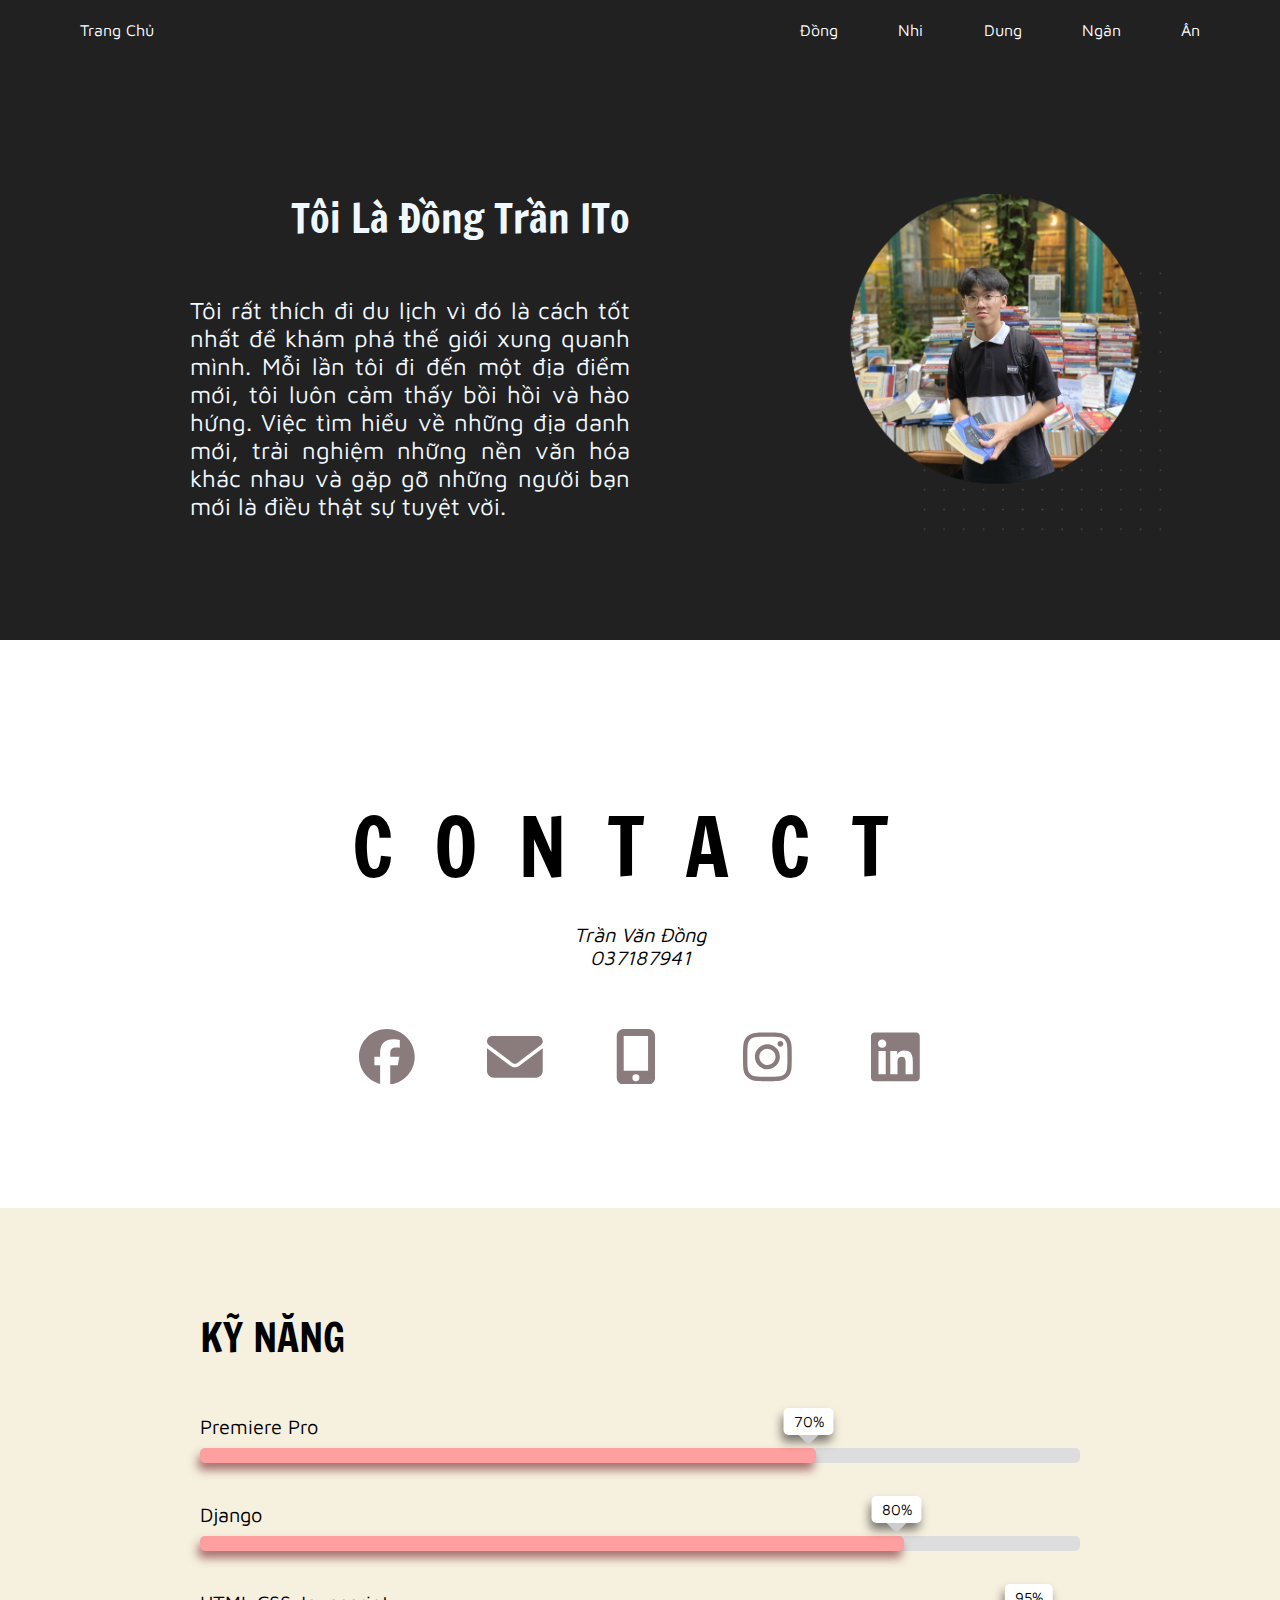
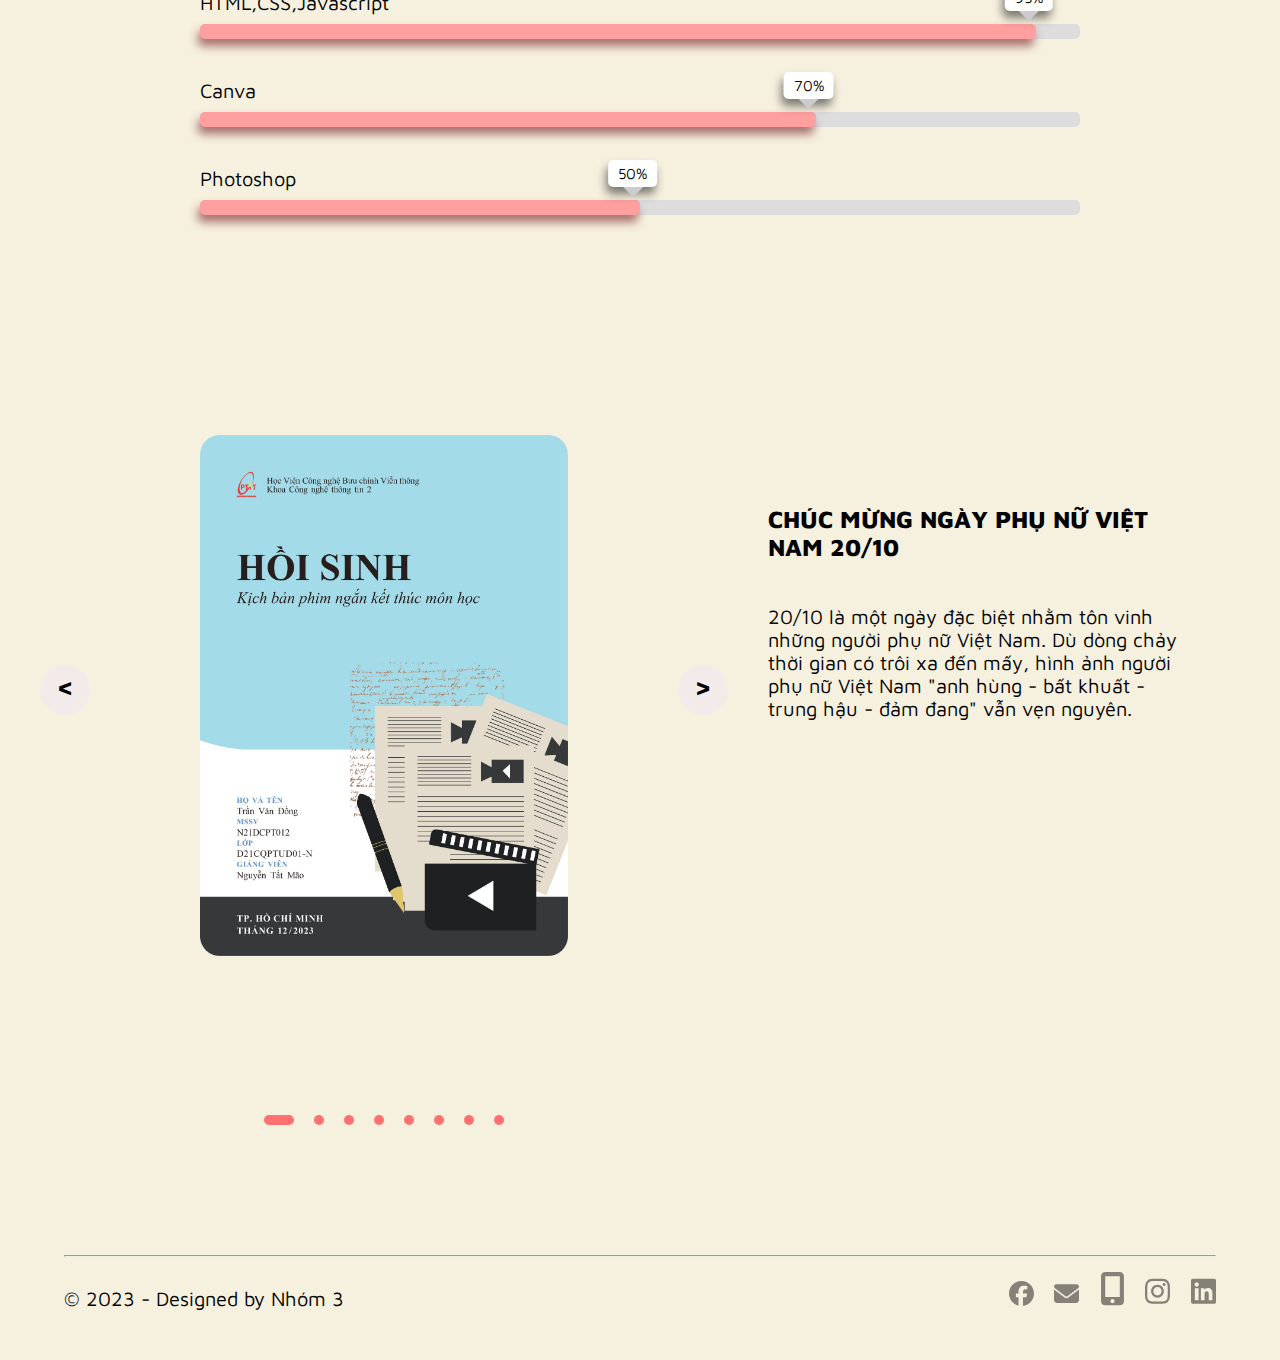
<file: Dong/index.html>
<!DOCTYPE html>
<html lang="en">
<head>
    <meta charset="UTF-8">
    <meta name="viewport" content="width=device-width, initial-scale=1.0">
    <link rel="stylesheet" href="./style.css">
    <title>Đồng Trần I To</title>
</head>
    <body>
       <!--Thanh Dieu Huong-->
        <div class="dieuHuong">
            <div class="trangChu">
                <a href="../trangchu/index.html">Trang Chủ</a>  
            </div>
            
            <div class="thanhVien">
                <a href="#dong">Đồng</a>
                <a href="../Nhi/index.html">Nhi</a>
                <a href="../Dung/index.html">Dung</a>
                <a href="../Ngan/index.html">Ngân</a>
                <a href="../An/index.html">Ân</a>
            </div>
        </div>   
        <!-- END THANH DIEU HUONG -->

        

        <!--GIOI THIEU BAN THAN-->
        <div class="gioiThieu" id="dong">
            <div class="gioiThieu_noiDung">
                <div class="gioiThieu_noiDung_tieuDe">
                    Tôi Là Đồng Trần ITo
                </div>
                <div class="gioiThieu_noiDung_moTa">
                    Tôi rất thích đi du lịch vì đó là cách tốt nhất để khám phá thế giới xung quanh mình. Mỗi lần tôi đi đến một địa điểm mới, tôi luôn cảm thấy bồi hồi và hào hứng. Việc tìm hiểu về những địa danh mới, trải nghiệm những nền văn hóa khác nhau và gặp gỡ những người bạn mới là điều thật sự tuyệt vời.
                </div>
            </div>
            <div class="gioiThieu_anh">
                <img src="./images/dong.png" alt="">
                <div class="gioiThieu_vongTron"></div>
            </div>
            
        </div>


        <!--END GIOI THIEU BAN THAN-->
        <!-- CONTACT -->
            
        <div class="contact">
            <div class="contact_noidung">
                <div class="contact_noidung_tieude">
                    CONTACT
                </div>
                <div class="contact_noidung_ten">
                    Trần Văn Đồng
                    <br>
                    037187941 
                </div>
            </div>

            <div class="contact_icon">

                <div class="facebook">
                    <a href="https://www.facebook.com/iamdongtran" target="_blank" class="">
                        <svg xmlns="http://www.w3.org/2000/svg"  viewBox="0 0 512 512"><!--!Font Awesome Free 6.5.1 by @fontawesome - https://fontawesome.com License - https://fontawesome.com/license/free Copyright 2023 Fonticons, Inc.--><path d="M512 256C512 114.6 397.4 0 256 0S0 114.6 0 256C0 376 82.7 476.8 194.2 504.5V334.2H141.4V256h52.8V222.3c0-87.1 39.4-127.5 125-127.5c16.2 0 44.2 3.2 55.7 6.4V172c-6-.6-16.5-1-29.6-1c-42 0-58.2 15.9-58.2 57.2V256h83.6l-14.4 78.2H287V510.1C413.8 494.8 512 386.9 512 256h0z"/></svg>
                    </a>
                </div>
                <div class="gmail">
                    <a href="mailto:dongtran19062003@gmail.com" class="gmail">
                        <svg xmlns="http://www.w3.org/2000/svg"  viewBox="0 0 512 512"><!--!Font Awesome Free 6.5.1 by @fontawesome - https://fontawesome.com License - https://fontawesome.com/license/free Copyright 2023 Fonticons, Inc.--><path d="M48 64C21.5 64 0 85.5 0 112c0 15.1 7.1 29.3 19.2 38.4L236.8 313.6c11.4 8.5 27 8.5 38.4 0L492.8 150.4c12.1-9.1 19.2-23.3 19.2-38.4c0-26.5-21.5-48-48-48H48zM0 176V384c0 35.3 28.7 64 64 64H448c35.3 0 64-28.7 64-64V176L294.4 339.2c-22.8 17.1-54 17.1-76.8 0L0 176z"/></svg>
                    </a>
                </div>
                <div class="sodienthoai">
                    <a href="tel:0372187941">
                        <svg xmlns="http://www.w3.org/2000/svg" viewBox="0 0 384 512"><!--!Font Awesome Free 6.5.1 by @fontawesome - https://fontawesome.com License - https://fontawesome.com/license/free Copyright 2023 Fonticons, Inc.--><path  d="M16 64C16 28.7 44.7 0 80 0H304c35.3 0 64 28.7 64 64V448c0 35.3-28.7 64-64 64H80c-35.3 0-64-28.7-64-64V64zM224 448a32 32 0 1 0 -64 0 32 32 0 1 0 64 0zM304 64H80V384H304V64z"/></svg>
                    </a>
                </div>
                <div class="instagram">
                    <a href="https://www.instagram.com/d.tran_03/" target="_blank">
                        <svg xmlns="http://www.w3.org/2000/svg" viewBox="0 0 448 512"><!--!Font Awesome Free 6.5.1 by @fontawesome - https://fontawesome.com License - https://fontawesome.com/license/free Copyright 2023 Fonticons, Inc.--><path d="M224.1 141c-63.6 0-114.9 51.3-114.9 114.9s51.3 114.9 114.9 114.9S339 319.5 339 255.9 287.7 141 224.1 141zm0 189.6c-41.1 0-74.7-33.5-74.7-74.7s33.5-74.7 74.7-74.7 74.7 33.5 74.7 74.7-33.6 74.7-74.7 74.7zm146.4-194.3c0 14.9-12 26.8-26.8 26.8-14.9 0-26.8-12-26.8-26.8s12-26.8 26.8-26.8 26.8 12 26.8 26.8zm76.1 27.2c-1.7-35.9-9.9-67.7-36.2-93.9-26.2-26.2-58-34.4-93.9-36.2-37-2.1-147.9-2.1-184.9 0-35.8 1.7-67.6 9.9-93.9 36.1s-34.4 58-36.2 93.9c-2.1 37-2.1 147.9 0 184.9 1.7 35.9 9.9 67.7 36.2 93.9s58 34.4 93.9 36.2c37 2.1 147.9 2.1 184.9 0 35.9-1.7 67.7-9.9 93.9-36.2 26.2-26.2 34.4-58 36.2-93.9 2.1-37 2.1-147.8 0-184.8zM398.8 388c-7.8 19.6-22.9 34.7-42.6 42.6-29.5 11.7-99.5 9-132.1 9s-102.7 2.6-132.1-9c-19.6-7.8-34.7-22.9-42.6-42.6-11.7-29.5-9-99.5-9-132.1s-2.6-102.7 9-132.1c7.8-19.6 22.9-34.7 42.6-42.6 29.5-11.7 99.5-9 132.1-9s102.7-2.6 132.1 9c19.6 7.8 34.7 22.9 42.6 42.6 11.7 29.5 9 99.5 9 132.1s2.7 102.7-9 132.1z"/></svg>
                    </a>
                </div>
                <div class="linkedin">
                    <a href="https://www.linkedin.com/in/iamdongtran/" target="_blank">
                        <svg xmlns="http://www.w3.org/2000/svg"  viewBox="0 0 448 512"><!--!Font Awesome Free 6.5.1 by @fontawesome - https://fontawesome.com License - https://fontawesome.com/license/free Copyright 2023 Fonticons, Inc.--><path d="M416 32H31.9C14.3 32 0 46.5 0 64.3v383.4C0 465.5 14.3 480 31.9 480H416c17.6 0 32-14.5 32-32.3V64.3c0-17.8-14.4-32.3-32-32.3zM135.4 416H69V202.2h66.5V416zm-33.2-243c-21.3 0-38.5-17.3-38.5-38.5S80.9 96 102.2 96c21.2 0 38.5 17.3 38.5 38.5 0 21.3-17.2 38.5-38.5 38.5zm282.1 243h-66.4V312c0-24.8-.5-56.7-34.5-56.7-34.6 0-39.9 27-39.9 54.9V416h-66.4V202.2h63.7v29.2h.9c8.9-16.8 30.6-34.5 62.9-34.5 67.2 0 79.7 44.3 79.7 101.9V416z"/></svg>
                    </a>
                </div>

            </div>
        </div>
        <!-- END CONTACT -->
        <!--SKILL-->
        <div class="skill">
            <div class="skillHeader">KỸ NĂNG</div>
            <div class="skill-name">Premiere Pro</div>
            <div class="skill-bar">
              <div class="skill-progress" style="width: 70%;">       
                    <span class="skill-text">70%</span>     
              </div>
            </div>
    
            <div class="skill-name">Django</div>
            <div class="skill-bar">
              <div class="skill-progress" style="width: 80%;">       
                    <span class="skill-text">80%</span>     
              </div>
            </div>
            
    
            <div class="skill-name">HTML,CSS,Javascript</div>
            <div class="skill-bar">
              <div class="skill-progress" style="width: 95%;">       
                    <span class="skill-text">95%</span>     
              </div>
            </div>
    
    
            <div class="skill-name">Canva</div>
            <div class="skill-bar">
              <div class="skill-progress" style="width: 70%;">       
                    <span class="skill-text">70%</span>     
              </div>
            </div>
                
            <div class="skill-name">Photoshop</div>
            <div class="skill-bar">
              <div class="skill-progress" style="width: 50%;">       
                    <span class="skill-text">50%</span>     
              </div>
            </div>
    
        </div>
        <!--END SKILL-->

        <!--TRINH BAY SAN PHAM-->

        <div class="sanPham">
            <div class="slider">
                <div class="anh"><img  src="./images/1.jpg" alt=""></div>
                <div class="anhPhongTo"><img src="./images/1.jpg" alt=""></div>
                <div class="buttons">
                    <button id="prev"><</button>
                    <button id="next">></button>
                </div>
                <ul class="dots">
                    <li class="active"></li>
                    <li></li>
                    <li></li>
                    <li></li>
                    <li></li>
                    <li></li>
                    <li></li>
                    <li></li>
                </ul>
            </div>
            <div class="noiDung">
                <div class="tieude">CHÚC MỪNG NGÀY PHỤ NỮ VIỆT NAM 20/10</div>
                <div class="mota">20/10 là một ngày đặc biệt nhằm tôn vinh những người phụ nữ Việt Nam. Dù dòng chảy thời gian có trôi xa đến mấy, hình ảnh người phụ nữ Việt Nam "anh hùng - bất khuất - trung hậu - đảm đang" vẫn vẹn nguyên.</div>
            </div>
        </div>

        <!--END TRINH BAY SAN PHAM-->
    
        <!-- FOOTER -->
        <div class="footer">
            <div class="footer1">    
                <hr>
                <div class="footer_noiDung">
                    <div class="footer_ten">
                        © 2023 - Designed by Nhóm 3
                    </div>
                    <div class="footer_icon">
                        <div class="facebook">
                            <a href="https://www.facebook.com/iamdongtran" target="_blank" class="">
                                <svg xmlns="http://www.w3.org/2000/svg"  viewBox="0 0 512 512"><!--!Font Awesome Free 6.5.1 by @fontawesome - https://fontawesome.com License - https://fontawesome.com/license/free Copyright 2023 Fonticons, Inc.--><path d="M512 256C512 114.6 397.4 0 256 0S0 114.6 0 256C0 376 82.7 476.8 194.2 504.5V334.2H141.4V256h52.8V222.3c0-87.1 39.4-127.5 125-127.5c16.2 0 44.2 3.2 55.7 6.4V172c-6-.6-16.5-1-29.6-1c-42 0-58.2 15.9-58.2 57.2V256h83.6l-14.4 78.2H287V510.1C413.8 494.8 512 386.9 512 256h0z"/></svg>
                            </a>
                        </div>
                        <div class="gmail">
                            <a href="mailto:dongtran19062003@gmail.com" class="gmail">
                                <svg xmlns="http://www.w3.org/2000/svg"  viewBox="0 0 512 512"><!--!Font Awesome Free 6.5.1 by @fontawesome - https://fontawesome.com License - https://fontawesome.com/license/free Copyright 2023 Fonticons, Inc.--><path  d="M48 64C21.5 64 0 85.5 0 112c0 15.1 7.1 29.3 19.2 38.4L236.8 313.6c11.4 8.5 27 8.5 38.4 0L492.8 150.4c12.1-9.1 19.2-23.3 19.2-38.4c0-26.5-21.5-48-48-48H48zM0 176V384c0 35.3 28.7 64 64 64H448c35.3 0 64-28.7 64-64V176L294.4 339.2c-22.8 17.1-54 17.1-76.8 0L0 176z"/></svg>
                            </a>
                        </div>
                        <div class="sodienthoai">
                            <a href="tel:0372187941">
                                <svg xmlns="http://www.w3.org/2000/svg" viewBox="0 0 384 512"><!--!Font Awesome Free 6.5.1 by @fontawesome - https://fontawesome.com License - https://fontawesome.com/license/free Copyright 2023 Fonticons, Inc.--><path  d="M16 64C16 28.7 44.7 0 80 0H304c35.3 0 64 28.7 64 64V448c0 35.3-28.7 64-64 64H80c-35.3 0-64-28.7-64-64V64zM224 448a32 32 0 1 0 -64 0 32 32 0 1 0 64 0zM304 64H80V384H304V64z"/></svg>
                            </a>
                        </div>
                        <div class="instagram">
                            <a href="https://www.instagram.com/d.tran_03/" target="_blank">
                                <svg xmlns="http://www.w3.org/2000/svg" viewBox="0 0 448 512"><!--!Font Awesome Free 6.5.1 by @fontawesome - https://fontawesome.com License - https://fontawesome.com/license/free Copyright 2023 Fonticons, Inc.--><path d="M224.1 141c-63.6 0-114.9 51.3-114.9 114.9s51.3 114.9 114.9 114.9S339 319.5 339 255.9 287.7 141 224.1 141zm0 189.6c-41.1 0-74.7-33.5-74.7-74.7s33.5-74.7 74.7-74.7 74.7 33.5 74.7 74.7-33.6 74.7-74.7 74.7zm146.4-194.3c0 14.9-12 26.8-26.8 26.8-14.9 0-26.8-12-26.8-26.8s12-26.8 26.8-26.8 26.8 12 26.8 26.8zm76.1 27.2c-1.7-35.9-9.9-67.7-36.2-93.9-26.2-26.2-58-34.4-93.9-36.2-37-2.1-147.9-2.1-184.9 0-35.8 1.7-67.6 9.9-93.9 36.1s-34.4 58-36.2 93.9c-2.1 37-2.1 147.9 0 184.9 1.7 35.9 9.9 67.7 36.2 93.9s58 34.4 93.9 36.2c37 2.1 147.9 2.1 184.9 0 35.9-1.7 67.7-9.9 93.9-36.2 26.2-26.2 34.4-58 36.2-93.9 2.1-37 2.1-147.8 0-184.8zM398.8 388c-7.8 19.6-22.9 34.7-42.6 42.6-29.5 11.7-99.5 9-132.1 9s-102.7 2.6-132.1-9c-19.6-7.8-34.7-22.9-42.6-42.6-11.7-29.5-9-99.5-9-132.1s-2.6-102.7 9-132.1c7.8-19.6 22.9-34.7 42.6-42.6 29.5-11.7 99.5-9 132.1-9s102.7-2.6 132.1 9c19.6 7.8 34.7 22.9 42.6 42.6 11.7 29.5 9 99.5 9 132.1s2.7 102.7-9 132.1z"/></svg>
                            </a>
                        </div>
                        <div class="linkedin">
                            <a href="https://www.linkedin.com/in/iamdongtran/" target="_blank">
                                <svg xmlns="http://www.w3.org/2000/svg"  viewBox="0 0 448 512"><!--!Font Awesome Free 6.5.1 by @fontawesome - https://fontawesome.com License - https://fontawesome.com/license/free Copyright 2023 Fonticons, Inc.--><path  d="M416 32H31.9C14.3 32 0 46.5 0 64.3v383.4C0 465.5 14.3 480 31.9 480H416c17.6 0 32-14.5 32-32.3V64.3c0-17.8-14.4-32.3-32-32.3zM135.4 416H69V202.2h66.5V416zm-33.2-243c-21.3 0-38.5-17.3-38.5-38.5S80.9 96 102.2 96c21.2 0 38.5 17.3 38.5 38.5 0 21.3-17.2 38.5-38.5 38.5zm282.1 243h-66.4V312c0-24.8-.5-56.7-34.5-56.7-34.6 0-39.9 27-39.9 54.9V416h-66.4V202.2h63.7v29.2h.9c8.9-16.8 30.6-34.5 62.9-34.5 67.2 0 79.7 44.3 79.7 101.9V416z"/></svg>
                            </a>
                        </div>
                        </div>
                    </div>
                </div>
            </div>
        </div>
        
        <!-- END FOOTER -->
        
        <script src="js.js"></script>
    </body>

</html>
</file>
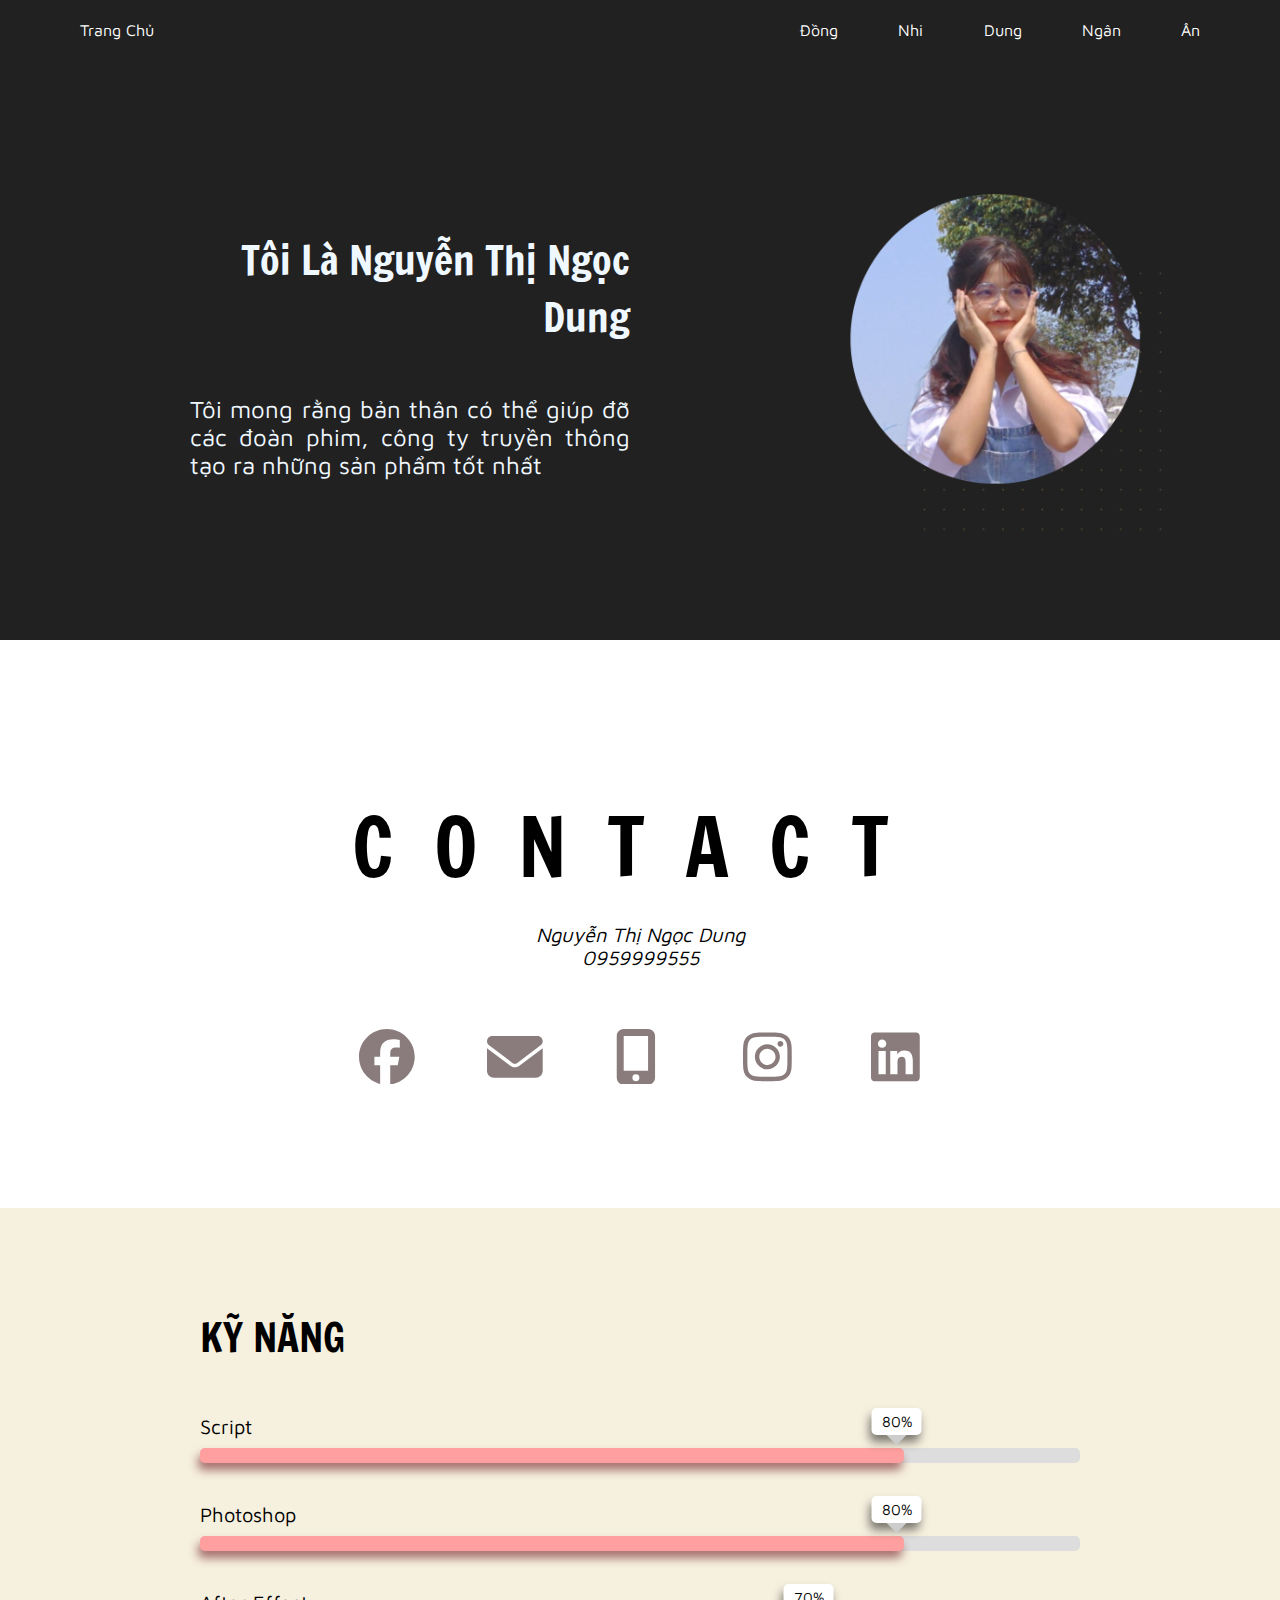
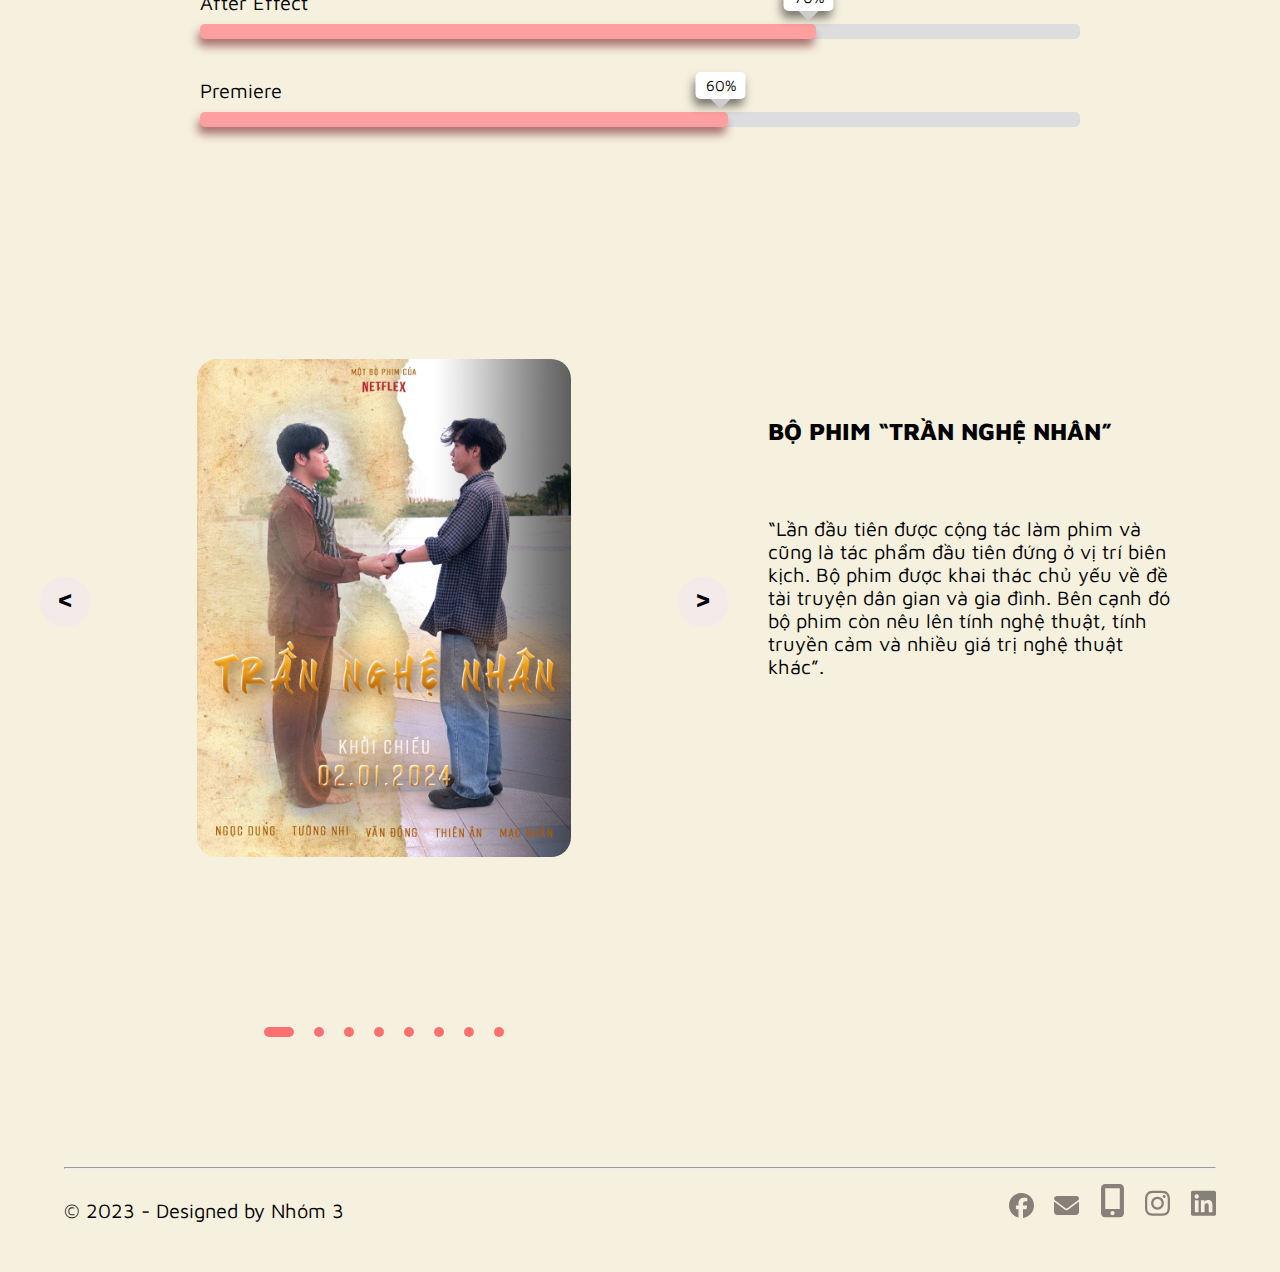
<file: Dung/index.html>
<!DOCTYPE html>
<html lang="en">
<head>
    <meta charset="UTF-8">
    <meta name="viewport" content="width=device-width, initial-scale=1.0">
    <link rel="stylesheet" href="./style.css">
    <title>Nguyễn Thị Ngọc Dung</title>
</head>
    <body>
       <!--Thanh Dieu Huong-->
        <div class="dieuHuong">
            <div class="trangChu">
                <a href="../trangchu/index.html">Trang Chủ</a>  
            </div>
            
            <div class="thanhVien">
                <a href="../Dong/index.html">Đồng</a>
                <a href="../Nhi/index.html">Nhi</a>
                <a href="#dung">Dung</a>
                <a href="../Ngan/index.html">Ngân</a>
                <a href="../An/index.html">Ân</a>
            </div>
        </div>   
        <!-- END THANH DIEU HUONG -->

        

        <!--GIOI THIEU BAN THAN-->
        <div class="gioiThieu" id="dung">
            <div class="gioiThieu_noiDung">
                <div class="gioiThieu_noiDung_tieuDe">
                    Tôi Là Nguyễn Thị Ngọc Dung
                </div>
                <div class="gioiThieu_noiDung_moTa">
                    Tôi mong rằng bản thân có thể giúp đỡ các đoàn phim, công ty truyền thông tạo ra những sản phẩm tốt nhất
                </div>
            </div>
            <div class="gioiThieu_anh">
                <img src="./images/dung.png" alt="">
                <div class="gioiThieu_vongTron"></div>
            </div>
            
        </div>


        <!--END GIOI THIEU BAN THAN-->
        <!-- CONTACT -->
            
        <div class="contact">
            <div class="contact_noidung">
                <div class="contact_noidung_tieude">
                    CONTACT
                </div>
                <div class="contact_noidung_ten">
                    Nguyễn Thị Ngọc Dung
                    <br>
                    0959999555 
                </div>
            </div>

            <div class="contact_icon">

                <div class="facebook">
                    <a href="https://www.facebook.com/ngoc.dunn.3?mibextid=zLoPMf" target="_blank" class="">
                        <svg xmlns="http://www.w3.org/2000/svg"  viewBox="0 0 512 512"><!--!Font Awesome Free 6.5.1 by @fontawesome - https://fontawesome.com License - https://fontawesome.com/license/free Copyright 2023 Fonticons, Inc.--><path d="M512 256C512 114.6 397.4 0 256 0S0 114.6 0 256C0 376 82.7 476.8 194.2 504.5V334.2H141.4V256h52.8V222.3c0-87.1 39.4-127.5 125-127.5c16.2 0 44.2 3.2 55.7 6.4V172c-6-.6-16.5-1-29.6-1c-42 0-58.2 15.9-58.2 57.2V256h83.6l-14.4 78.2H287V510.1C413.8 494.8 512 386.9 512 256h0z"/></svg>
                    </a>
                </div>
                <div class="gmail">
                    <a href="ngocdunn010@gmail.com" class="gmail">
                        <svg xmlns="http://www.w3.org/2000/svg"  viewBox="0 0 512 512"><!--!Font Awesome Free 6.5.1 by @fontawesome - https://fontawesome.com License - https://fontawesome.com/license/free Copyright 2023 Fonticons, Inc.--><path d="M48 64C21.5 64 0 85.5 0 112c0 15.1 7.1 29.3 19.2 38.4L236.8 313.6c11.4 8.5 27 8.5 38.4 0L492.8 150.4c12.1-9.1 19.2-23.3 19.2-38.4c0-26.5-21.5-48-48-48H48zM0 176V384c0 35.3 28.7 64 64 64H448c35.3 0 64-28.7 64-64V176L294.4 339.2c-22.8 17.1-54 17.1-76.8 0L0 176z"/></svg>
                    </a>
                </div>
                <div class="sodienthoai">
                    <a href="tel:0372187941">
                        <svg xmlns="http://www.w3.org/2000/svg" viewBox="0 0 384 512"><!--!Font Awesome Free 6.5.1 by @fontawesome - https://fontawesome.com License - https://fontawesome.com/license/free Copyright 2023 Fonticons, Inc.--><path  d="M16 64C16 28.7 44.7 0 80 0H304c35.3 0 64 28.7 64 64V448c0 35.3-28.7 64-64 64H80c-35.3 0-64-28.7-64-64V64zM224 448a32 32 0 1 0 -64 0 32 32 0 1 0 64 0zM304 64H80V384H304V64z"/></svg>
                    </a>
                </div>
                <div class="instagram">
                    <a href="https://www.instagram.com/rinrin.2106" target="_blank">
                        <svg xmlns="http://www.w3.org/2000/svg" viewBox="0 0 448 512"><!--!Font Awesome Free 6.5.1 by @fontawesome - https://fontawesome.com License - https://fontawesome.com/license/free Copyright 2023 Fonticons, Inc.--><path d="M224.1 141c-63.6 0-114.9 51.3-114.9 114.9s51.3 114.9 114.9 114.9S339 319.5 339 255.9 287.7 141 224.1 141zm0 189.6c-41.1 0-74.7-33.5-74.7-74.7s33.5-74.7 74.7-74.7 74.7 33.5 74.7 74.7-33.6 74.7-74.7 74.7zm146.4-194.3c0 14.9-12 26.8-26.8 26.8-14.9 0-26.8-12-26.8-26.8s12-26.8 26.8-26.8 26.8 12 26.8 26.8zm76.1 27.2c-1.7-35.9-9.9-67.7-36.2-93.9-26.2-26.2-58-34.4-93.9-36.2-37-2.1-147.9-2.1-184.9 0-35.8 1.7-67.6 9.9-93.9 36.1s-34.4 58-36.2 93.9c-2.1 37-2.1 147.9 0 184.9 1.7 35.9 9.9 67.7 36.2 93.9s58 34.4 93.9 36.2c37 2.1 147.9 2.1 184.9 0 35.9-1.7 67.7-9.9 93.9-36.2 26.2-26.2 34.4-58 36.2-93.9 2.1-37 2.1-147.8 0-184.8zM398.8 388c-7.8 19.6-22.9 34.7-42.6 42.6-29.5 11.7-99.5 9-132.1 9s-102.7 2.6-132.1-9c-19.6-7.8-34.7-22.9-42.6-42.6-11.7-29.5-9-99.5-9-132.1s-2.6-102.7 9-132.1c7.8-19.6 22.9-34.7 42.6-42.6 29.5-11.7 99.5-9 132.1-9s102.7-2.6 132.1 9c19.6 7.8 34.7 22.9 42.6 42.6 11.7 29.5 9 99.5 9 132.1s2.7 102.7-9 132.1z"/></svg>
                    </a>
                </div>
                <div class="linkedin">
                    <a href="https://www.linkedin.com" target="_blank">
                        <svg xmlns="http://www.w3.org/2000/svg"  viewBox="0 0 448 512"><!--!Font Awesome Free 6.5.1 by @fontawesome - https://fontawesome.com License - https://fontawesome.com/license/free Copyright 2023 Fonticons, Inc.--><path d="M416 32H31.9C14.3 32 0 46.5 0 64.3v383.4C0 465.5 14.3 480 31.9 480H416c17.6 0 32-14.5 32-32.3V64.3c0-17.8-14.4-32.3-32-32.3zM135.4 416H69V202.2h66.5V416zm-33.2-243c-21.3 0-38.5-17.3-38.5-38.5S80.9 96 102.2 96c21.2 0 38.5 17.3 38.5 38.5 0 21.3-17.2 38.5-38.5 38.5zm282.1 243h-66.4V312c0-24.8-.5-56.7-34.5-56.7-34.6 0-39.9 27-39.9 54.9V416h-66.4V202.2h63.7v29.2h.9c8.9-16.8 30.6-34.5 62.9-34.5 67.2 0 79.7 44.3 79.7 101.9V416z"/></svg>
                    </a>
                </div>

            </div>
        </div>
        <!-- END CONTACT -->
        <!--SKILL-->
        <div class="skill">
            <div class="skillHeader">KỸ NĂNG</div>
            <div class="skill-name">Script</div>
            <div class="skill-bar">
              <div class="skill-progress" style="width: 80%;">       
                    <span class="skill-text">80%</span>     
              </div>
            </div>
    
            <div class="skill-name">Photoshop</div>
            <div class="skill-bar">
              <div class="skill-progress" style="width: 80%;">       
                    <span class="skill-text">80%</span>     
              </div>
            </div>
            
    
            <div class="skill-name">After Effect</div>
            <div class="skill-bar">
              <div class="skill-progress" style="width: 70%;">       
                    <span class="skill-text">70%</span>     
              </div>
            </div>
    
    
            <div class="skill-name">Premiere</div>
            <div class="skill-bar">
              <div class="skill-progress" style="width: 60%;">       
                    <span class="skill-text">60%</span>     
              </div>
            </div>
    
        </div>
        <!--END SKILL-->

        <!--TRINH BAY SAN PHAM-->

        <div class="sanPham">
            <div class="slider">
                <div class="anh"><img  src="./images/1.png" alt=""></div>
                <div class="anhPhongTo"><img src="./images/1.png" alt=""></div>
                <div class="buttons">
                    <button id="prev"><</button>
                    <button id="next">></button>
                </div>
                <ul class="dots">
                    <li class="active"></li>
                    <li></li>
                    <li></li>
                    <li></li>
                    <li></li>
                    <li></li>
                    <li></li>
                    <li></li>
                </ul>
            </div>
            <div class="noiDung">
                <div class="tieude">BỘ PHIM “TRẦN NGHỆ NHÂN”</div>
                <div class="mota">
                        “Lần đầu tiên được cộng tác làm phim và cũng là tác phẩm đầu tiên đứng ở vị trí biên kịch. Bộ phim được khai thác chủ yếu về đề tài truyện dân gian và gia đình. Bên cạnh đó bộ phim còn nêu lên tính nghệ thuật, tính truyền cảm và nhiều giá trị nghệ thuật khác”.
                </div>
            </div>
        </div>

        <!--END TRINH BAY SAN PHAM-->
    
        <!-- FOOTER -->
        <div class="footer">
            <div class="footer1">    
                <hr>
                <div class="footer_noiDung">
                    <div class="footer_ten">
                        © 2023 - Designed by Nhóm 3
                    </div>
                    <div class="footer_icon">
                        <div class="facebook">
                            <a href="https://www.facebook.com/iamdongtran" target="_blank" class="">
                                <svg xmlns="http://www.w3.org/2000/svg"  viewBox="0 0 512 512"><!--!Font Awesome Free 6.5.1 by @fontawesome - https://fontawesome.com License - https://fontawesome.com/license/free Copyright 2023 Fonticons, Inc.--><path d="M512 256C512 114.6 397.4 0 256 0S0 114.6 0 256C0 376 82.7 476.8 194.2 504.5V334.2H141.4V256h52.8V222.3c0-87.1 39.4-127.5 125-127.5c16.2 0 44.2 3.2 55.7 6.4V172c-6-.6-16.5-1-29.6-1c-42 0-58.2 15.9-58.2 57.2V256h83.6l-14.4 78.2H287V510.1C413.8 494.8 512 386.9 512 256h0z"/></svg>
                            </a>
                        </div>
                        <div class="gmail">
                            <a href="mailto:dongtran19062003@gmail.com" class="gmail">
                                <svg xmlns="http://www.w3.org/2000/svg"  viewBox="0 0 512 512"><!--!Font Awesome Free 6.5.1 by @fontawesome - https://fontawesome.com License - https://fontawesome.com/license/free Copyright 2023 Fonticons, Inc.--><path  d="M48 64C21.5 64 0 85.5 0 112c0 15.1 7.1 29.3 19.2 38.4L236.8 313.6c11.4 8.5 27 8.5 38.4 0L492.8 150.4c12.1-9.1 19.2-23.3 19.2-38.4c0-26.5-21.5-48-48-48H48zM0 176V384c0 35.3 28.7 64 64 64H448c35.3 0 64-28.7 64-64V176L294.4 339.2c-22.8 17.1-54 17.1-76.8 0L0 176z"/></svg>
                            </a>
                        </div>
                        <div class="sodienthoai">
                            <a href="tel:0372187941">
                                <svg xmlns="http://www.w3.org/2000/svg" viewBox="0 0 384 512"><!--!Font Awesome Free 6.5.1 by @fontawesome - https://fontawesome.com License - https://fontawesome.com/license/free Copyright 2023 Fonticons, Inc.--><path  d="M16 64C16 28.7 44.7 0 80 0H304c35.3 0 64 28.7 64 64V448c0 35.3-28.7 64-64 64H80c-35.3 0-64-28.7-64-64V64zM224 448a32 32 0 1 0 -64 0 32 32 0 1 0 64 0zM304 64H80V384H304V64z"/></svg>
                            </a>
                        </div>
                        <div class="instagram">
                            <a href="https://www.instagram.com/d.tran_03/" target="_blank">
                                <svg xmlns="http://www.w3.org/2000/svg" viewBox="0 0 448 512"><!--!Font Awesome Free 6.5.1 by @fontawesome - https://fontawesome.com License - https://fontawesome.com/license/free Copyright 2023 Fonticons, Inc.--><path d="M224.1 141c-63.6 0-114.9 51.3-114.9 114.9s51.3 114.9 114.9 114.9S339 319.5 339 255.9 287.7 141 224.1 141zm0 189.6c-41.1 0-74.7-33.5-74.7-74.7s33.5-74.7 74.7-74.7 74.7 33.5 74.7 74.7-33.6 74.7-74.7 74.7zm146.4-194.3c0 14.9-12 26.8-26.8 26.8-14.9 0-26.8-12-26.8-26.8s12-26.8 26.8-26.8 26.8 12 26.8 26.8zm76.1 27.2c-1.7-35.9-9.9-67.7-36.2-93.9-26.2-26.2-58-34.4-93.9-36.2-37-2.1-147.9-2.1-184.9 0-35.8 1.7-67.6 9.9-93.9 36.1s-34.4 58-36.2 93.9c-2.1 37-2.1 147.9 0 184.9 1.7 35.9 9.9 67.7 36.2 93.9s58 34.4 93.9 36.2c37 2.1 147.9 2.1 184.9 0 35.9-1.7 67.7-9.9 93.9-36.2 26.2-26.2 34.4-58 36.2-93.9 2.1-37 2.1-147.8 0-184.8zM398.8 388c-7.8 19.6-22.9 34.7-42.6 42.6-29.5 11.7-99.5 9-132.1 9s-102.7 2.6-132.1-9c-19.6-7.8-34.7-22.9-42.6-42.6-11.7-29.5-9-99.5-9-132.1s-2.6-102.7 9-132.1c7.8-19.6 22.9-34.7 42.6-42.6 29.5-11.7 99.5-9 132.1-9s102.7-2.6 132.1 9c19.6 7.8 34.7 22.9 42.6 42.6 11.7 29.5 9 99.5 9 132.1s2.7 102.7-9 132.1z"/></svg>
                            </a>
                        </div>
                        <div class="linkedin">
                            <a href="https://www.linkedin.com/in/iamdongtran/" target="_blank">
                                <svg xmlns="http://www.w3.org/2000/svg"  viewBox="0 0 448 512"><!--!Font Awesome Free 6.5.1 by @fontawesome - https://fontawesome.com License - https://fontawesome.com/license/free Copyright 2023 Fonticons, Inc.--><path  d="M416 32H31.9C14.3 32 0 46.5 0 64.3v383.4C0 465.5 14.3 480 31.9 480H416c17.6 0 32-14.5 32-32.3V64.3c0-17.8-14.4-32.3-32-32.3zM135.4 416H69V202.2h66.5V416zm-33.2-243c-21.3 0-38.5-17.3-38.5-38.5S80.9 96 102.2 96c21.2 0 38.5 17.3 38.5 38.5 0 21.3-17.2 38.5-38.5 38.5zm282.1 243h-66.4V312c0-24.8-.5-56.7-34.5-56.7-34.6 0-39.9 27-39.9 54.9V416h-66.4V202.2h63.7v29.2h.9c8.9-16.8 30.6-34.5 62.9-34.5 67.2 0 79.7 44.3 79.7 101.9V416z"/></svg>
                            </a>
                        </div>
                        </div>
                    </div>
                </div>
            </div>
        </div>
        
        <!-- END FOOTER -->
        
        <script src="js.js"></script>
    </body>

</html>
</file>
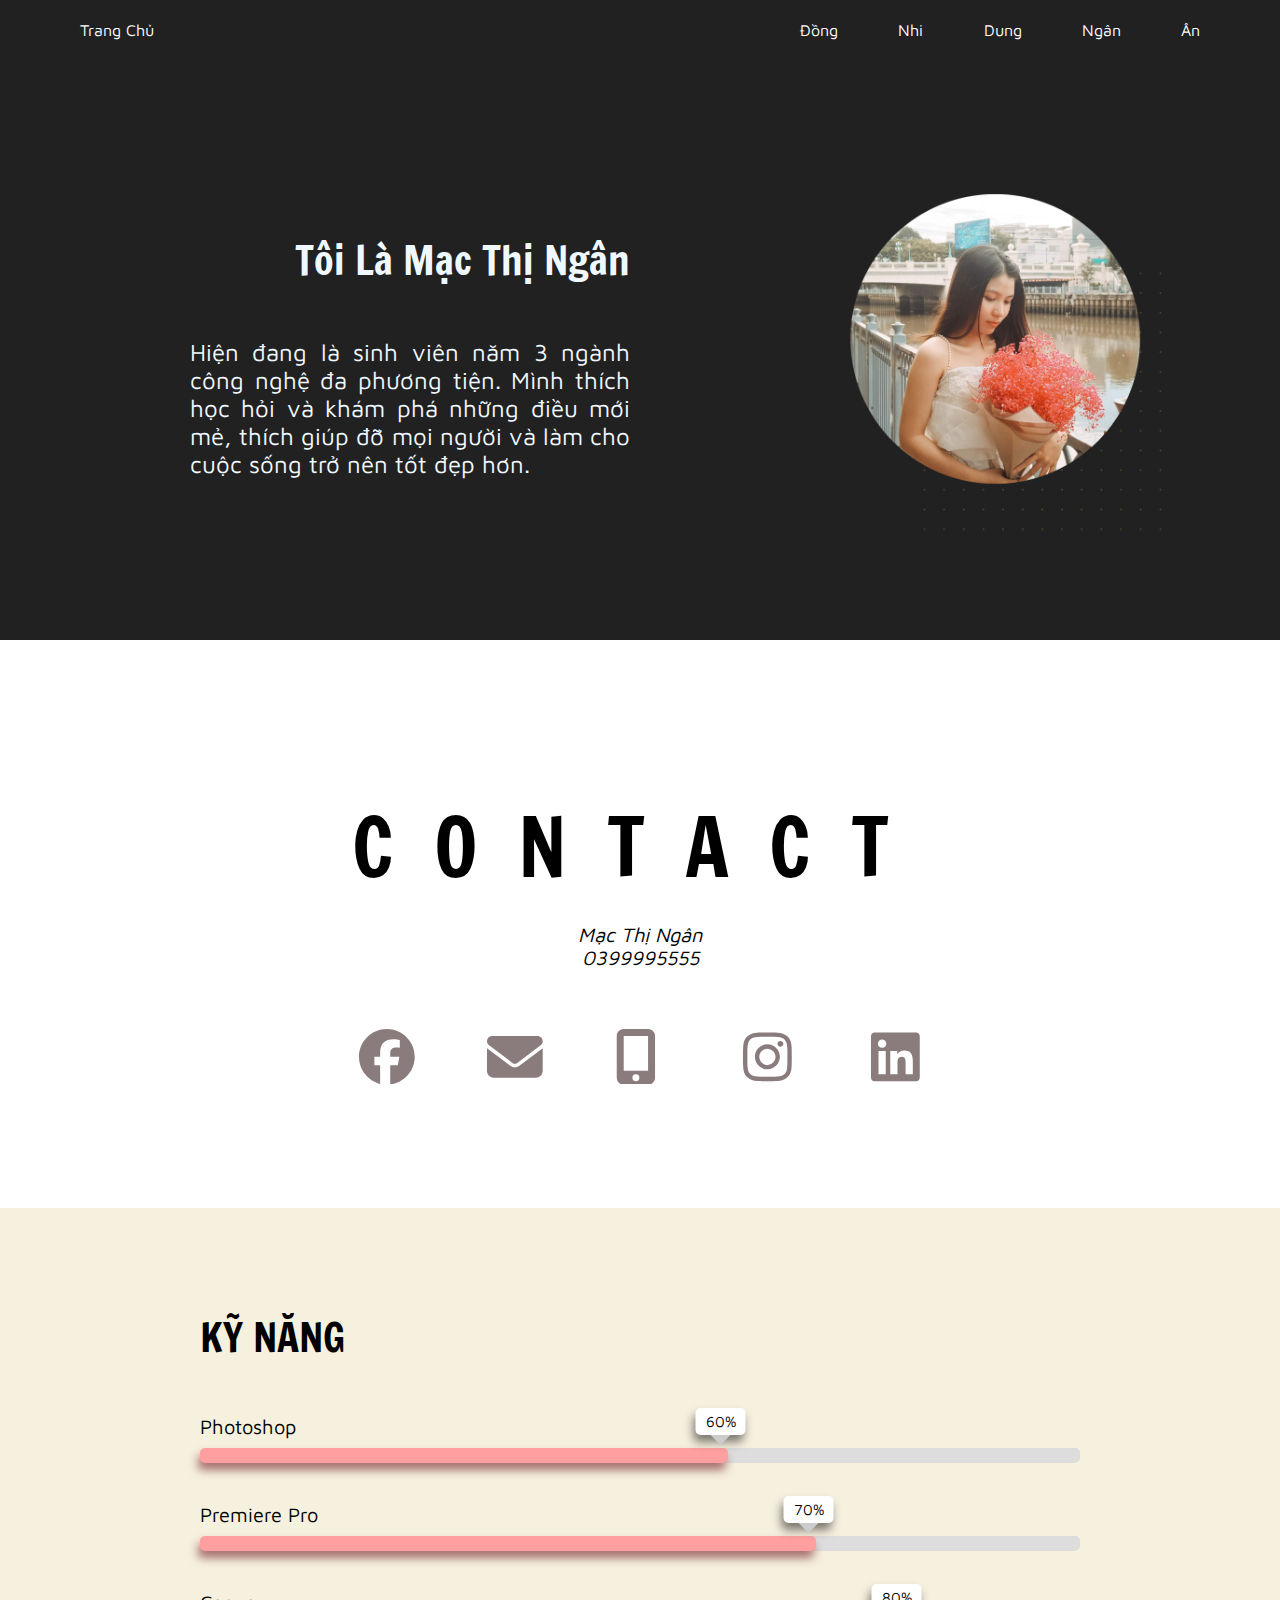
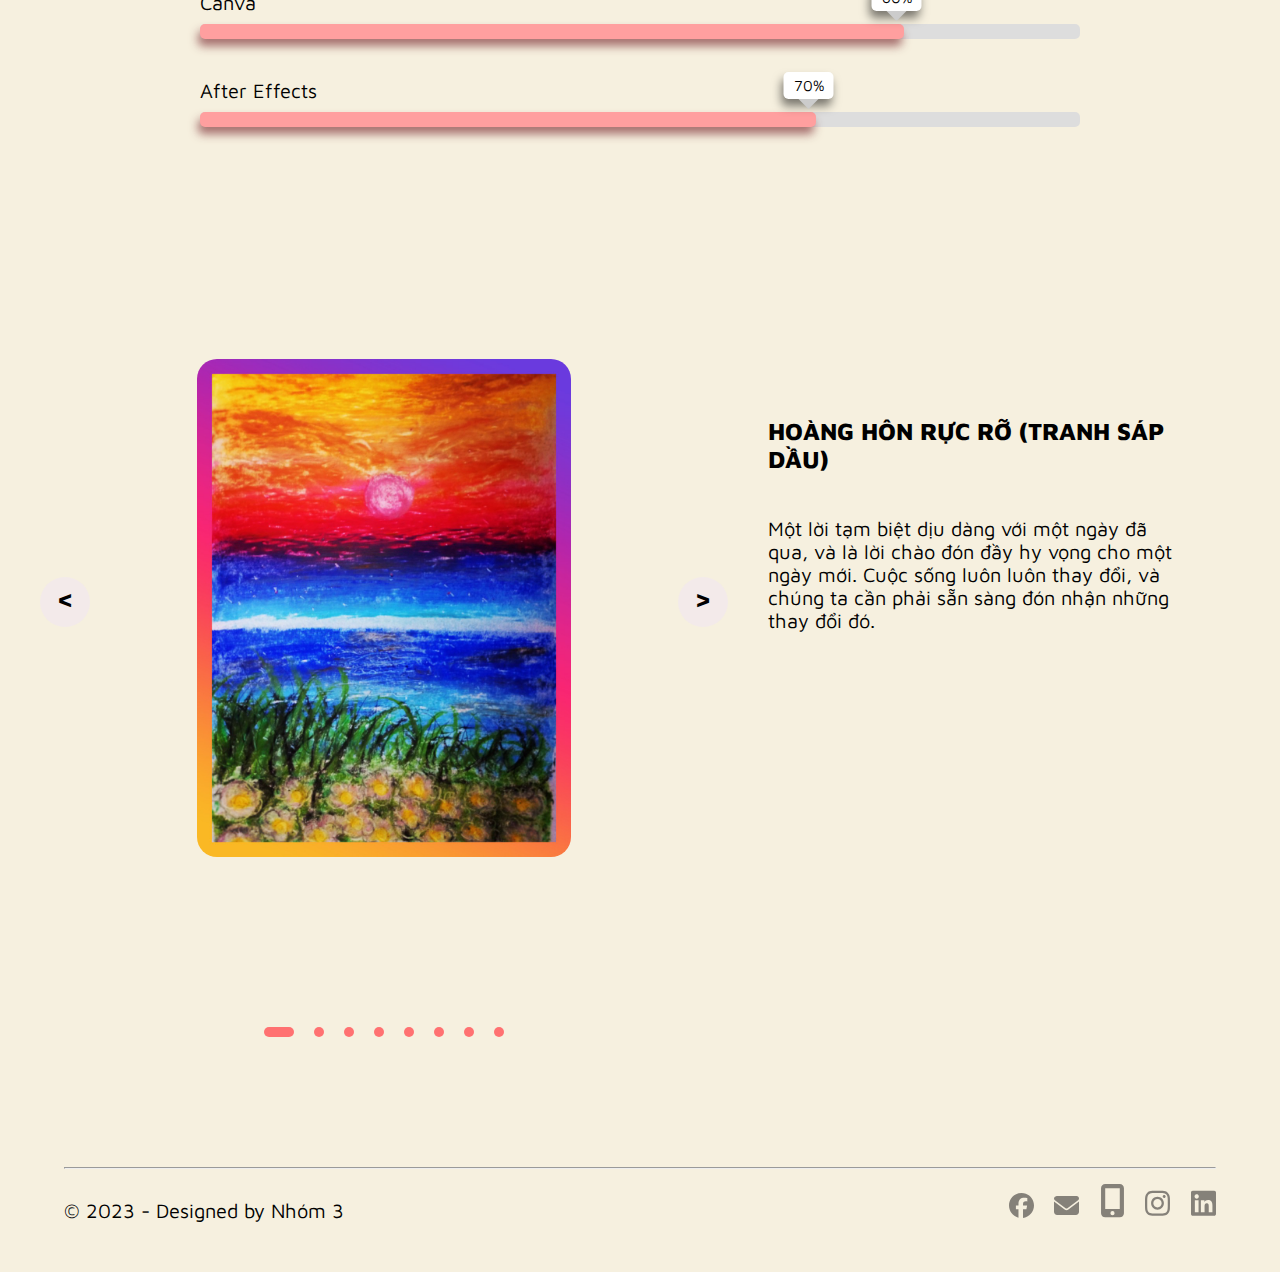
<file: Ngan/index.html>
<!DOCTYPE html>
<html lang="en">
<head>
    <meta charset="UTF-8">
    <meta name="viewport" content="width=device-width, initial-scale=1.0">
    <link rel="stylesheet" href="./style.css">
    <title>Mạc Thị Ngân</title>
</head>
    <body>
       <!--Thanh Dieu Huong-->
        <div class="dieuHuong">
            <div class="trangChu">
                <a href="../trangchu/index.html">Trang Chủ</a>  
            </div>
            
            <div class="thanhVien">
                <a href="../Dong/index.html">Đồng</a>
                <a href="../Nhi/index.html">Nhi</a>
                <a href="../Dung/index.html">Dung</a>
                <a href="#ngan">Ngân</a>
                <a href="../An/index.html">Ân</a>
            </div>
        </div>   
        <!-- END THANH DIEU HUONG -->

        

        <!--GIOI THIEU BAN THAN-->
        <div class="gioiThieu" id="ngan">
            <div class="gioiThieu_noiDung">
                <div class="gioiThieu_noiDung_tieuDe">
                    Tôi Là Mạc Thị Ngân
                </div>
                <div class="gioiThieu_noiDung_moTa">
                    Hiện đang là sinh viên năm 3 ngành công nghệ đa phương tiện. Mình thích học hỏi và khám phá những điều mới mẻ, thích giúp đỡ mọi người và làm cho cuộc sống trở nên tốt đẹp hơn.
                </div>
            </div>
            <div class="gioiThieu_anh">
                <img src="./images/ngan.png" alt="">
                <div class="gioiThieu_vongTron"></div>
            </div>
            
        </div>


        <!--END GIOI THIEU BAN THAN-->
        <!-- CONTACT -->
            
        <div class="contact">
            <div class="contact_noidung">
                <div class="contact_noidung_tieude">
                    CONTACT
                </div>
                <div class="contact_noidung_ten">
                    Mạc Thị Ngân
                    <br>
                    0399995555
                </div>
            </div>

            <div class="contact_icon">

                <div class="facebook">
                    <a href="https://www.facebook.com/profile.php?id=100068231373183" target="_blank" class="">
                        <svg xmlns="http://www.w3.org/2000/svg"  viewBox="0 0 512 512"><!--!Font Awesome Free 6.5.1 by @fontawesome - https://fontawesome.com License - https://fontawesome.com/license/free Copyright 2023 Fonticons, Inc.--><path d="M512 256C512 114.6 397.4 0 256 0S0 114.6 0 256C0 376 82.7 476.8 194.2 504.5V334.2H141.4V256h52.8V222.3c0-87.1 39.4-127.5 125-127.5c16.2 0 44.2 3.2 55.7 6.4V172c-6-.6-16.5-1-29.6-1c-42 0-58.2 15.9-58.2 57.2V256h83.6l-14.4 78.2H287V510.1C413.8 494.8 512 386.9 512 256h0z"/></svg>
                    </a>
                </div>
                <div class="gmail">
                    <a href="mailto:dongtran19062003@gmail.com" class="gmail">
                        <svg xmlns="http://www.w3.org/2000/svg"  viewBox="0 0 512 512"><!--!Font Awesome Free 6.5.1 by @fontawesome - https://fontawesome.com License - https://fontawesome.com/license/free Copyright 2023 Fonticons, Inc.--><path d="M48 64C21.5 64 0 85.5 0 112c0 15.1 7.1 29.3 19.2 38.4L236.8 313.6c11.4 8.5 27 8.5 38.4 0L492.8 150.4c12.1-9.1 19.2-23.3 19.2-38.4c0-26.5-21.5-48-48-48H48zM0 176V384c0 35.3 28.7 64 64 64H448c35.3 0 64-28.7 64-64V176L294.4 339.2c-22.8 17.1-54 17.1-76.8 0L0 176z"/></svg>
                    </a>
                </div>
                <div class="sodienthoai">
                    <a href="tel:0372187941">
                        <svg xmlns="http://www.w3.org/2000/svg" viewBox="0 0 384 512"><!--!Font Awesome Free 6.5.1 by @fontawesome - https://fontawesome.com License - https://fontawesome.com/license/free Copyright 2023 Fonticons, Inc.--><path  d="M16 64C16 28.7 44.7 0 80 0H304c35.3 0 64 28.7 64 64V448c0 35.3-28.7 64-64 64H80c-35.3 0-64-28.7-64-64V64zM224 448a32 32 0 1 0 -64 0 32 32 0 1 0 64 0zM304 64H80V384H304V64z"/></svg>
                    </a>
                </div>
                <div class="instagram">
                    <a href="https://www.instagram.com/macjthijngaan/" target="_blank">
                        <svg xmlns="http://www.w3.org/2000/svg" viewBox="0 0 448 512"><!--!Font Awesome Free 6.5.1 by @fontawesome - https://fontawesome.com License - https://fontawesome.com/license/free Copyright 2023 Fonticons, Inc.--><path d="M224.1 141c-63.6 0-114.9 51.3-114.9 114.9s51.3 114.9 114.9 114.9S339 319.5 339 255.9 287.7 141 224.1 141zm0 189.6c-41.1 0-74.7-33.5-74.7-74.7s33.5-74.7 74.7-74.7 74.7 33.5 74.7 74.7-33.6 74.7-74.7 74.7zm146.4-194.3c0 14.9-12 26.8-26.8 26.8-14.9 0-26.8-12-26.8-26.8s12-26.8 26.8-26.8 26.8 12 26.8 26.8zm76.1 27.2c-1.7-35.9-9.9-67.7-36.2-93.9-26.2-26.2-58-34.4-93.9-36.2-37-2.1-147.9-2.1-184.9 0-35.8 1.7-67.6 9.9-93.9 36.1s-34.4 58-36.2 93.9c-2.1 37-2.1 147.9 0 184.9 1.7 35.9 9.9 67.7 36.2 93.9s58 34.4 93.9 36.2c37 2.1 147.9 2.1 184.9 0 35.9-1.7 67.7-9.9 93.9-36.2 26.2-26.2 34.4-58 36.2-93.9 2.1-37 2.1-147.8 0-184.8zM398.8 388c-7.8 19.6-22.9 34.7-42.6 42.6-29.5 11.7-99.5 9-132.1 9s-102.7 2.6-132.1-9c-19.6-7.8-34.7-22.9-42.6-42.6-11.7-29.5-9-99.5-9-132.1s-2.6-102.7 9-132.1c7.8-19.6 22.9-34.7 42.6-42.6 29.5-11.7 99.5-9 132.1-9s102.7-2.6 132.1 9c19.6 7.8 34.7 22.9 42.6 42.6 11.7 29.5 9 99.5 9 132.1s2.7 102.7-9 132.1z"/></svg>
                    </a>
                </div>
                <div class="linkedin">
                    <a href="   https://www.linkedin.com/jobs/" target="_blank">
                        <svg xmlns="http://www.w3.org/2000/svg"  viewBox="0 0 448 512"><!--!Font Awesome Free 6.5.1 by @fontawesome - https://fontawesome.com License - https://fontawesome.com/license/free Copyright 2023 Fonticons, Inc.--><path d="M416 32H31.9C14.3 32 0 46.5 0 64.3v383.4C0 465.5 14.3 480 31.9 480H416c17.6 0 32-14.5 32-32.3V64.3c0-17.8-14.4-32.3-32-32.3zM135.4 416H69V202.2h66.5V416zm-33.2-243c-21.3 0-38.5-17.3-38.5-38.5S80.9 96 102.2 96c21.2 0 38.5 17.3 38.5 38.5 0 21.3-17.2 38.5-38.5 38.5zm282.1 243h-66.4V312c0-24.8-.5-56.7-34.5-56.7-34.6 0-39.9 27-39.9 54.9V416h-66.4V202.2h63.7v29.2h.9c8.9-16.8 30.6-34.5 62.9-34.5 67.2 0 79.7 44.3 79.7 101.9V416z"/></svg>
                    </a>
                </div>

            </div>
        </div>
        <!-- END CONTACT -->
        <!--SKILL-->
        <div class="skill">
            <div class="skillHeader">KỸ NĂNG</div>
            <div class="skill-name">Photoshop</div>
            <div class="skill-bar">
              <div class="skill-progress" style="width: 60%;">       
                    <span class="skill-text">60%</span>     
              </div>
            </div>
    
            <div class="skill-name">Premiere Pro</div>
            <div class="skill-bar">
              <div class="skill-progress" style="width: 70%;">       
                    <span class="skill-text">70%</span>     
              </div>
            </div>
            
    
            <div class="skill-name">Canva</div>
            <div class="skill-bar">
              <div class="skill-progress" style="width: 80%;">       
                    <span class="skill-text">80%</span>     
              </div>
            </div>
    
    
            <div class="skill-name">After Effects</div>
            <div class="skill-bar">
              <div class="skill-progress" style="width: 70%;">       
                    <span class="skill-text">70%</span>     
              </div>
            </div>
    
        </div>
        <!--END SKILL-->

        <!--TRINH BAY SAN PHAM-->

        <div class="sanPham">
            <div class="slider">
                <div class="anh"><img  src="./images/1.jpg" alt=""></div>
                <div class="anhPhongTo"><img src="./images/1.jpg" alt=""></div>
                <div class="buttons">
                    <button id="prev"><</button>
                    <button id="next">></button>
                </div>
                <ul class="dots">
                    <li class="active"></li>
                    <li></li>
                    <li></li>
                    <li></li>
                    <li></li>
                    <li></li>
                    <li></li>
                    <li></li>
                </ul>
            </div>
            <div class="noiDung">
                <div class="tieude">HOÀNG HÔN RỰC RỠ (TRANH SÁP DẦU)</div>
                <div class="mota">Một lời tạm biệt dịu dàng với một ngày đã qua, và là lời chào đón đầy hy vọng cho một ngày mới. Cuộc sống luôn luôn thay đổi, và chúng ta cần phải sẵn sàng đón nhận những thay đổi đó.</div>
            </div>
        </div>

        <!--END TRINH BAY SAN PHAM-->
    
        <!-- FOOTER -->
        <div class="footer">
            <div class="footer1">    
                <hr>
                <div class="footer_noiDung">
                    <div class="footer_ten">
                        © 2023 - Designed by Nhóm 3
                    </div>
                    <div class="footer_icon">
                        <div class="facebook">
                            <a href="https://www.facebook.com/iamdongtran" target="_blank" class="">
                                <svg xmlns="http://www.w3.org/2000/svg"  viewBox="0 0 512 512"><!--!Font Awesome Free 6.5.1 by @fontawesome - https://fontawesome.com License - https://fontawesome.com/license/free Copyright 2023 Fonticons, Inc.--><path d="M512 256C512 114.6 397.4 0 256 0S0 114.6 0 256C0 376 82.7 476.8 194.2 504.5V334.2H141.4V256h52.8V222.3c0-87.1 39.4-127.5 125-127.5c16.2 0 44.2 3.2 55.7 6.4V172c-6-.6-16.5-1-29.6-1c-42 0-58.2 15.9-58.2 57.2V256h83.6l-14.4 78.2H287V510.1C413.8 494.8 512 386.9 512 256h0z"/></svg>
                            </a>
                        </div>
                        <div class="gmail">
                            <a href="mailto:dongtran19062003@gmail.com" class="gmail">
                                <svg xmlns="http://www.w3.org/2000/svg"  viewBox="0 0 512 512"><!--!Font Awesome Free 6.5.1 by @fontawesome - https://fontawesome.com License - https://fontawesome.com/license/free Copyright 2023 Fonticons, Inc.--><path  d="M48 64C21.5 64 0 85.5 0 112c0 15.1 7.1 29.3 19.2 38.4L236.8 313.6c11.4 8.5 27 8.5 38.4 0L492.8 150.4c12.1-9.1 19.2-23.3 19.2-38.4c0-26.5-21.5-48-48-48H48zM0 176V384c0 35.3 28.7 64 64 64H448c35.3 0 64-28.7 64-64V176L294.4 339.2c-22.8 17.1-54 17.1-76.8 0L0 176z"/></svg>
                            </a>
                        </div>
                        <div class="sodienthoai">
                            <a href="tel:0372187941">
                                <svg xmlns="http://www.w3.org/2000/svg" viewBox="0 0 384 512"><!--!Font Awesome Free 6.5.1 by @fontawesome - https://fontawesome.com License - https://fontawesome.com/license/free Copyright 2023 Fonticons, Inc.--><path  d="M16 64C16 28.7 44.7 0 80 0H304c35.3 0 64 28.7 64 64V448c0 35.3-28.7 64-64 64H80c-35.3 0-64-28.7-64-64V64zM224 448a32 32 0 1 0 -64 0 32 32 0 1 0 64 0zM304 64H80V384H304V64z"/></svg>
                            </a>
                        </div>
                        <div class="instagram">
                            <a href="https://www.instagram.com/d.tran_03/" target="_blank">
                                <svg xmlns="http://www.w3.org/2000/svg" viewBox="0 0 448 512"><!--!Font Awesome Free 6.5.1 by @fontawesome - https://fontawesome.com License - https://fontawesome.com/license/free Copyright 2023 Fonticons, Inc.--><path d="M224.1 141c-63.6 0-114.9 51.3-114.9 114.9s51.3 114.9 114.9 114.9S339 319.5 339 255.9 287.7 141 224.1 141zm0 189.6c-41.1 0-74.7-33.5-74.7-74.7s33.5-74.7 74.7-74.7 74.7 33.5 74.7 74.7-33.6 74.7-74.7 74.7zm146.4-194.3c0 14.9-12 26.8-26.8 26.8-14.9 0-26.8-12-26.8-26.8s12-26.8 26.8-26.8 26.8 12 26.8 26.8zm76.1 27.2c-1.7-35.9-9.9-67.7-36.2-93.9-26.2-26.2-58-34.4-93.9-36.2-37-2.1-147.9-2.1-184.9 0-35.8 1.7-67.6 9.9-93.9 36.1s-34.4 58-36.2 93.9c-2.1 37-2.1 147.9 0 184.9 1.7 35.9 9.9 67.7 36.2 93.9s58 34.4 93.9 36.2c37 2.1 147.9 2.1 184.9 0 35.9-1.7 67.7-9.9 93.9-36.2 26.2-26.2 34.4-58 36.2-93.9 2.1-37 2.1-147.8 0-184.8zM398.8 388c-7.8 19.6-22.9 34.7-42.6 42.6-29.5 11.7-99.5 9-132.1 9s-102.7 2.6-132.1-9c-19.6-7.8-34.7-22.9-42.6-42.6-11.7-29.5-9-99.5-9-132.1s-2.6-102.7 9-132.1c7.8-19.6 22.9-34.7 42.6-42.6 29.5-11.7 99.5-9 132.1-9s102.7-2.6 132.1 9c19.6 7.8 34.7 22.9 42.6 42.6 11.7 29.5 9 99.5 9 132.1s2.7 102.7-9 132.1z"/></svg>
                            </a>
                        </div>
                        <div class="linkedin">
                            <a href="https://www.linkedin.com/in/iamdongtran/" target="_blank">
                                <svg xmlns="http://www.w3.org/2000/svg"  viewBox="0 0 448 512"><!--!Font Awesome Free 6.5.1 by @fontawesome - https://fontawesome.com License - https://fontawesome.com/license/free Copyright 2023 Fonticons, Inc.--><path  d="M416 32H31.9C14.3 32 0 46.5 0 64.3v383.4C0 465.5 14.3 480 31.9 480H416c17.6 0 32-14.5 32-32.3V64.3c0-17.8-14.4-32.3-32-32.3zM135.4 416H69V202.2h66.5V416zm-33.2-243c-21.3 0-38.5-17.3-38.5-38.5S80.9 96 102.2 96c21.2 0 38.5 17.3 38.5 38.5 0 21.3-17.2 38.5-38.5 38.5zm282.1 243h-66.4V312c0-24.8-.5-56.7-34.5-56.7-34.6 0-39.9 27-39.9 54.9V416h-66.4V202.2h63.7v29.2h.9c8.9-16.8 30.6-34.5 62.9-34.5 67.2 0 79.7 44.3 79.7 101.9V416z"/></svg>
                            </a>
                        </div>
                        </div>
                    </div>
                </div>
            </div>
        </div>
        
        <!-- END FOOTER -->
        
        <script src="js.js"></script>
    </body>

</html>
</file>
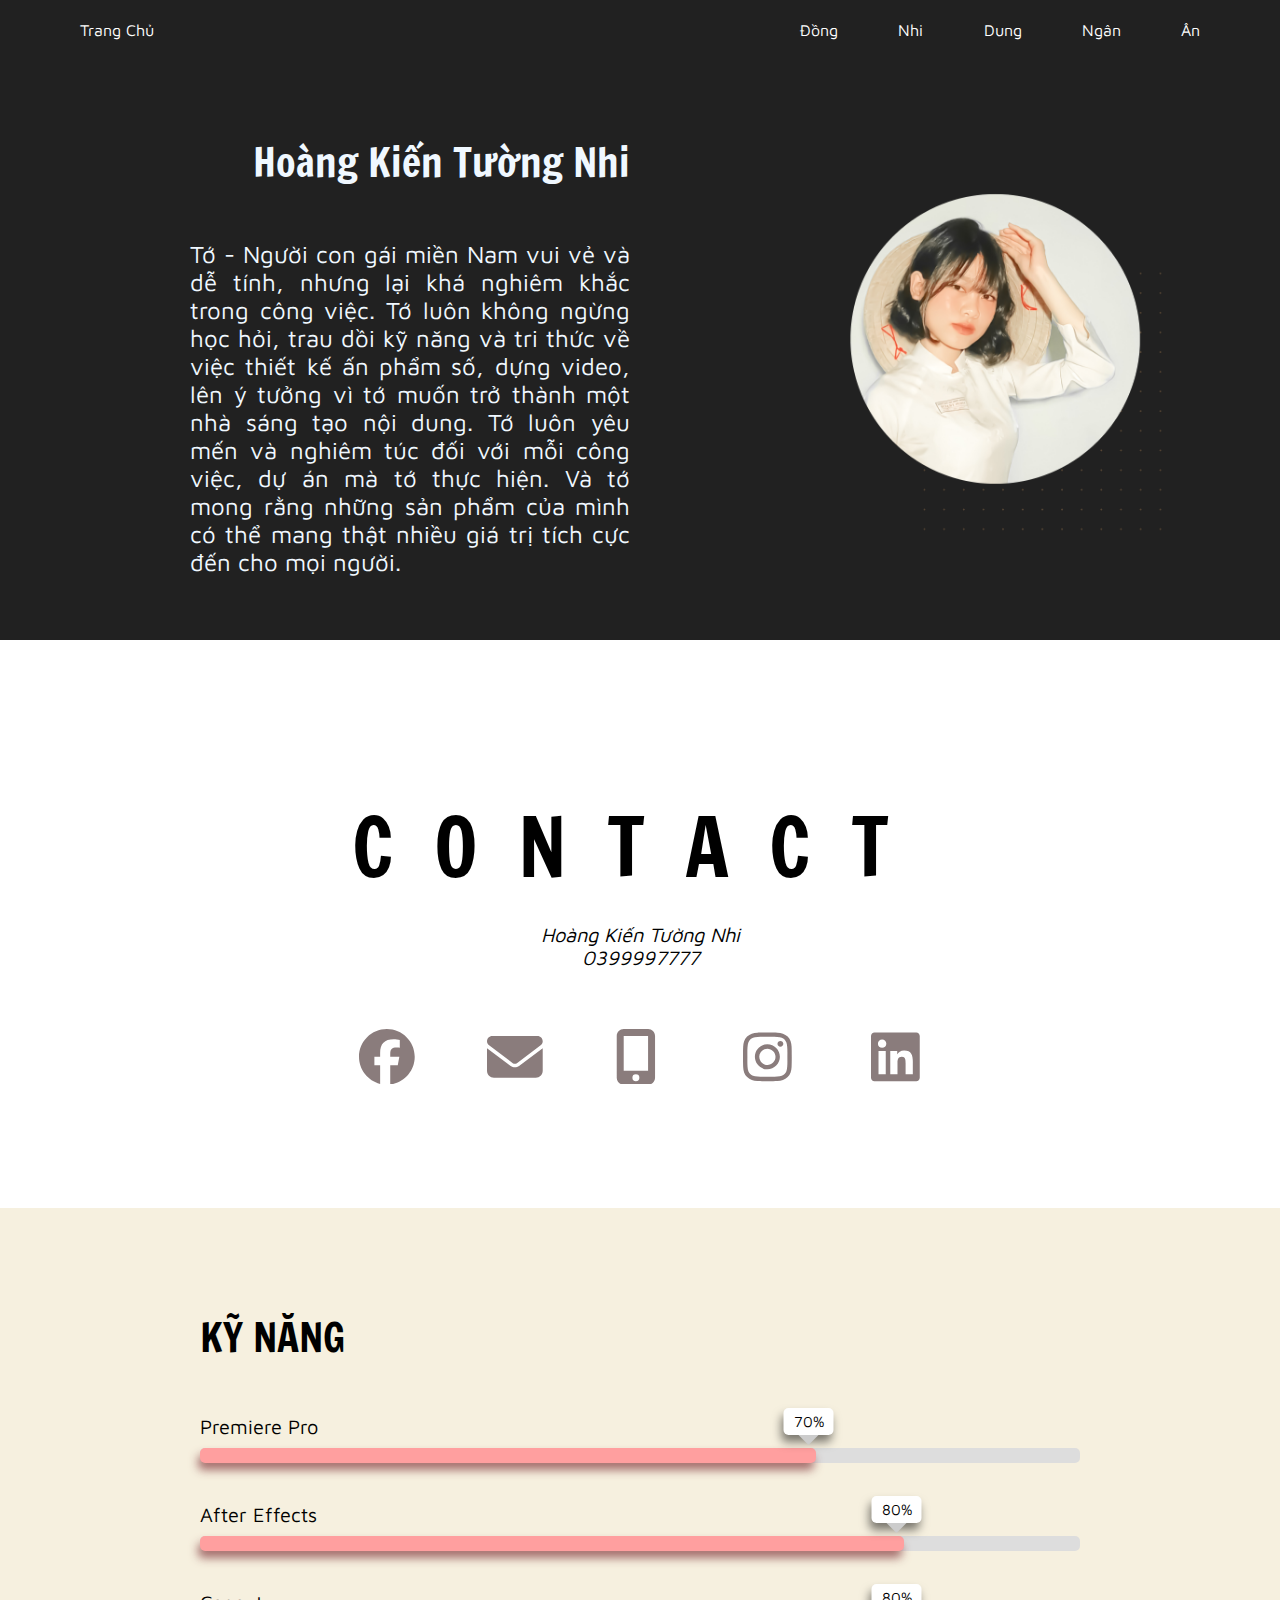
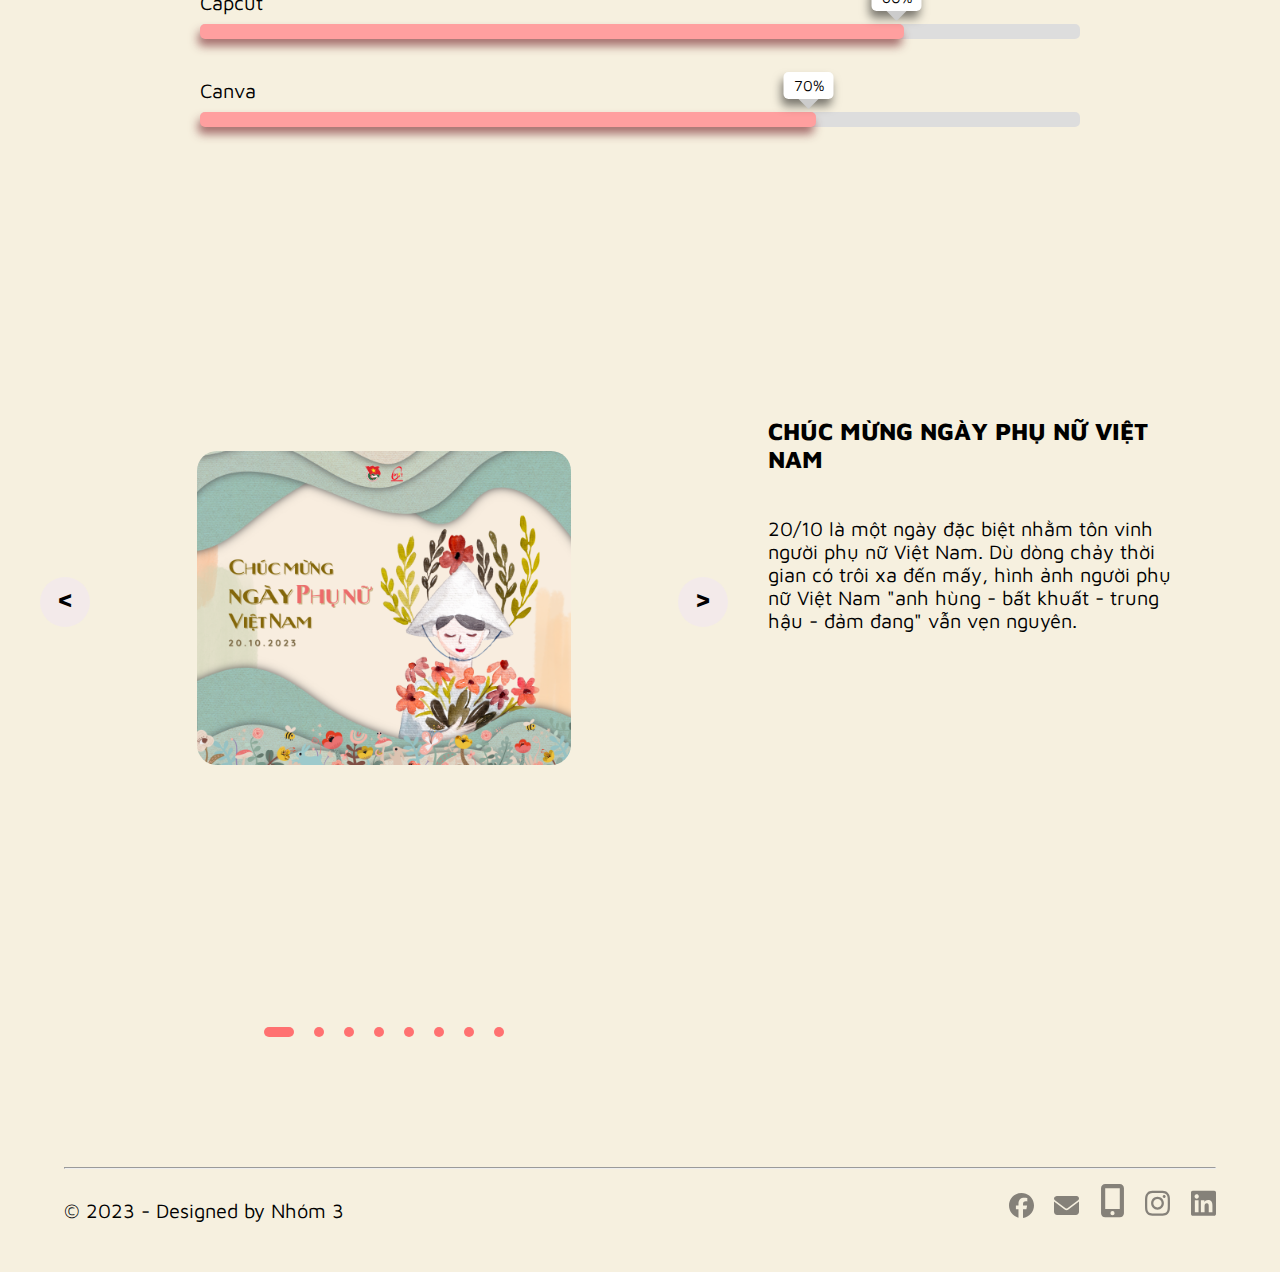
<file: Nhi/index.html>
<!DOCTYPE html>
<html lang="en">
<head>
    <meta charset="UTF-8">
    <meta name="viewport" content="width=device-width, initial-scale=1.0">
    <link rel="stylesheet" href="./style.css">
    <title>Hoàng Kiến Tường Nhi</title>
</head>
    <body>
       <!--Thanh Dieu Huong-->
        <div class="dieuHuong">
            <div class="trangChu">
                <a href="../trangchu/index.html">Trang Chủ</a>  
            </div>
            
            <div class="thanhVien">
                <a href="../Dong/index.html">Đồng</a>
                <a href="#Nhi">Nhi</a>
                <a href="../Dung/index.html">Dung</a>
                <a href="../Ngan/index.html">Ngân</a>
                <a href="../An/index.html">Ân</a>
            </div>
        </div>   
        <!-- END THANH DIEU HUONG -->

        

        <!--GIOI THIEU BAN THAN-->
        <div class="gioiThieu" id="Nhi">
            <div class="gioiThieu_noiDung">
                <div class="gioiThieu_noiDung_tieuDe">
                    Hoàng Kiến Tường Nhi
                </div>
                <div class="gioiThieu_noiDung_moTa">
                    Tớ - Người con gái miền Nam vui vẻ và dễ tính, nhưng lại khá nghiêm khắc trong công việc. Tớ luôn không ngừng học hỏi, trau dồi kỹ năng và tri thức về việc thiết kế ấn phẩm số, dựng video, lên ý tưởng vì tớ muốn trở thành một nhà sáng tạo nội dung. Tớ luôn yêu mến và nghiêm túc đối với mỗi công việc, dự án mà tớ thực hiện. Và tớ mong rằng những sản phẩm của mình có thể mang thật nhiều giá trị tích cực đến cho mọi người.
                </div>
            </div>
            <div class="gioiThieu_anh">
                <img src="./images/nhi.png" alt="">
                <div class="gioiThieu_vongTron"></div>
            </div>
            
        </div>


        <!--END GIOI THIEU BAN THAN-->
        <!-- CONTACT -->
            
        <div class="contact">
            <div class="contact_noidung">
                <div class="contact_noidung_tieude">
                    CONTACT
                </div>
                <div class="contact_noidung_ten">
                    Hoàng Kiến Tường Nhi
                    <br>
                    0399997777 
                </div>
            </div>

            <div class="contact_icon">

                <div class="facebook">
                    <a href="https://www.facebook.com/nhikienhoang.contentCreator" target="_blank" class="">
                        <svg xmlns="http://www.w3.org/2000/svg"  viewBox="0 0 512 512"><!--!Font Awesome Free 6.5.1 by @fontawesome - https://fontawesome.com License - https://fontawesome.com/license/free Copyright 2023 Fonticons, Inc.--><path d="M512 256C512 114.6 397.4 0 256 0S0 114.6 0 256C0 376 82.7 476.8 194.2 504.5V334.2H141.4V256h52.8V222.3c0-87.1 39.4-127.5 125-127.5c16.2 0 44.2 3.2 55.7 6.4V172c-6-.6-16.5-1-29.6-1c-42 0-58.2 15.9-58.2 57.2V256h83.6l-14.4 78.2H287V510.1C413.8 494.8 512 386.9 512 256h0z"/></svg>
                    </a>
                </div>
                <div class="gmail">
                    <a href="mailto:n21dcpt067@student.ptithcm.edu.vn" class="gmail">
                        <svg xmlns="http://www.w3.org/2000/svg"  viewBox="0 0 512 512"><!--!Font Awesome Free 6.5.1 by @fontawesome - https://fontawesome.com License - https://fontawesome.com/license/free Copyright 2023 Fonticons, Inc.--><path d="M48 64C21.5 64 0 85.5 0 112c0 15.1 7.1 29.3 19.2 38.4L236.8 313.6c11.4 8.5 27 8.5 38.4 0L492.8 150.4c12.1-9.1 19.2-23.3 19.2-38.4c0-26.5-21.5-48-48-48H48zM0 176V384c0 35.3 28.7 64 64 64H448c35.3 0 64-28.7 64-64V176L294.4 339.2c-22.8 17.1-54 17.1-76.8 0L0 176z"/></svg>
                    </a>
                </div>
                <div class="sodienthoai">
                    <a href="tel:0372187941">
                        <svg xmlns="http://www.w3.org/2000/svg" viewBox="0 0 384 512"><!--!Font Awesome Free 6.5.1 by @fontawesome - https://fontawesome.com License - https://fontawesome.com/license/free Copyright 2023 Fonticons, Inc.--><path  d="M16 64C16 28.7 44.7 0 80 0H304c35.3 0 64 28.7 64 64V448c0 35.3-28.7 64-64 64H80c-35.3 0-64-28.7-64-64V64zM224 448a32 32 0 1 0 -64 0 32 32 0 1 0 64 0zM304 64H80V384H304V64z"/></svg>
                    </a>
                </div>
                <div class="instagram">
                    <a href="https://www.instagram.com/nhikienhoang" target="_blank">
                        <svg xmlns="http://www.w3.org/2000/svg" viewBox="0 0 448 512"><!--!Font Awesome Free 6.5.1 by @fontawesome - https://fontawesome.com License - https://fontawesome.com/license/free Copyright 2023 Fonticons, Inc.--><path d="M224.1 141c-63.6 0-114.9 51.3-114.9 114.9s51.3 114.9 114.9 114.9S339 319.5 339 255.9 287.7 141 224.1 141zm0 189.6c-41.1 0-74.7-33.5-74.7-74.7s33.5-74.7 74.7-74.7 74.7 33.5 74.7 74.7-33.6 74.7-74.7 74.7zm146.4-194.3c0 14.9-12 26.8-26.8 26.8-14.9 0-26.8-12-26.8-26.8s12-26.8 26.8-26.8 26.8 12 26.8 26.8zm76.1 27.2c-1.7-35.9-9.9-67.7-36.2-93.9-26.2-26.2-58-34.4-93.9-36.2-37-2.1-147.9-2.1-184.9 0-35.8 1.7-67.6 9.9-93.9 36.1s-34.4 58-36.2 93.9c-2.1 37-2.1 147.9 0 184.9 1.7 35.9 9.9 67.7 36.2 93.9s58 34.4 93.9 36.2c37 2.1 147.9 2.1 184.9 0 35.9-1.7 67.7-9.9 93.9-36.2 26.2-26.2 34.4-58 36.2-93.9 2.1-37 2.1-147.8 0-184.8zM398.8 388c-7.8 19.6-22.9 34.7-42.6 42.6-29.5 11.7-99.5 9-132.1 9s-102.7 2.6-132.1-9c-19.6-7.8-34.7-22.9-42.6-42.6-11.7-29.5-9-99.5-9-132.1s-2.6-102.7 9-132.1c7.8-19.6 22.9-34.7 42.6-42.6 29.5-11.7 99.5-9 132.1-9s102.7-2.6 132.1 9c19.6 7.8 34.7 22.9 42.6 42.6 11.7 29.5 9 99.5 9 132.1s2.7 102.7-9 132.1z"/></svg>
                    </a>
                </div>
                <div class="linkedin">
                    <a href="https://www.linkedin.com" target="_blank">
                        <svg xmlns="http://www.w3.org/2000/svg"  viewBox="0 0 448 512"><!--!Font Awesome Free 6.5.1 by @fontawesome - https://fontawesome.com License - https://fontawesome.com/license/free Copyright 2023 Fonticons, Inc.--><path d="M416 32H31.9C14.3 32 0 46.5 0 64.3v383.4C0 465.5 14.3 480 31.9 480H416c17.6 0 32-14.5 32-32.3V64.3c0-17.8-14.4-32.3-32-32.3zM135.4 416H69V202.2h66.5V416zm-33.2-243c-21.3 0-38.5-17.3-38.5-38.5S80.9 96 102.2 96c21.2 0 38.5 17.3 38.5 38.5 0 21.3-17.2 38.5-38.5 38.5zm282.1 243h-66.4V312c0-24.8-.5-56.7-34.5-56.7-34.6 0-39.9 27-39.9 54.9V416h-66.4V202.2h63.7v29.2h.9c8.9-16.8 30.6-34.5 62.9-34.5 67.2 0 79.7 44.3 79.7 101.9V416z"/></svg>
                    </a>
                </div>

            </div>
        </div>
        <!-- END CONTACT -->
        <!--SKILL-->
        <div class="skill">
            <div class="skillHeader">KỸ NĂNG</div>
            <div class="skill-name">Premiere Pro</div>
            <div class="skill-bar">
              <div class="skill-progress" style="width: 70%;">       
                    <span class="skill-text">70%</span>     
              </div>
            </div>
    
            <div class="skill-name">After Effects</div>
            <div class="skill-bar">
              <div class="skill-progress" style="width: 80%;">       
                    <span class="skill-text">80%</span>     
              </div>
            </div>
            
    
            <div class="skill-name">Capcut</div>
            <div class="skill-bar">
              <div class="skill-progress" style="width: 80%;">       
                    <span class="skill-text">80%</span>     
              </div>
            </div>
    
    
            <div class="skill-name">Canva</div>
            <div class="skill-bar">
              <div class="skill-progress" style="width: 70%;">       
                    <span class="skill-text">70%</span>     
              </div>
            </div>
    
        </div>
        <!--END SKILL-->

        <!--TRINH BAY SAN PHAM-->

        <div class="sanPham">
            <div class="slider">
                <div class="anh"><img  src="./images/1.png" alt=""></div>
                <div class="anhPhongTo"><img src="./images/1.png" alt=""></div>
                <div class="buttons">
                    <button id="prev"><</button>
                    <button id="next">></button>
                </div>
                <ul class="dots">
                    <li class="active"></li>
                    <li></li>
                    <li></li>
                    <li></li>
                    <li></li>
                    <li></li>
                    <li></li>
                    <li></li>
                </ul>
            </div>
            <div class="noiDung">
                <div class="tieude">CHÚC MỪNG NGÀY PHỤ NỮ VIỆT NAM</div>
                <div class="mota">20/10 là một ngày đặc biệt nhằm tôn vinh người phụ nữ Việt Nam. Dù dòng chảy thời gian có trôi xa đến mấy, hình ảnh người phụ nữ Việt Nam "anh hùng - bất khuất - trung hậu - đảm đang" vẫn vẹn nguyên.</div>
            </div>
        </div>

        <!--END TRINH BAY SAN PHAM-->
    
        <!-- FOOTER -->
        <div class="footer">
            <div class="footer1">    
                <hr>
                <div class="footer_noiDung">
                    <div class="footer_ten">
                        © 2023 - Designed by Nhóm 3
                    </div>
                    <div class="footer_icon">
                        <div class="facebook">
                            <a href="https://www.facebook.com/iamdongtran" target="_blank" class="">
                                <svg xmlns="http://www.w3.org/2000/svg"  viewBox="0 0 512 512"><!--!Font Awesome Free 6.5.1 by @fontawesome - https://fontawesome.com License - https://fontawesome.com/license/free Copyright 2023 Fonticons, Inc.--><path d="M512 256C512 114.6 397.4 0 256 0S0 114.6 0 256C0 376 82.7 476.8 194.2 504.5V334.2H141.4V256h52.8V222.3c0-87.1 39.4-127.5 125-127.5c16.2 0 44.2 3.2 55.7 6.4V172c-6-.6-16.5-1-29.6-1c-42 0-58.2 15.9-58.2 57.2V256h83.6l-14.4 78.2H287V510.1C413.8 494.8 512 386.9 512 256h0z"/></svg>
                            </a>
                        </div>
                        <div class="gmail">
                            <a href="mailto:dongtran19062003@gmail.com" class="gmail">
                                <svg xmlns="http://www.w3.org/2000/svg"  viewBox="0 0 512 512"><!--!Font Awesome Free 6.5.1 by @fontawesome - https://fontawesome.com License - https://fontawesome.com/license/free Copyright 2023 Fonticons, Inc.--><path  d="M48 64C21.5 64 0 85.5 0 112c0 15.1 7.1 29.3 19.2 38.4L236.8 313.6c11.4 8.5 27 8.5 38.4 0L492.8 150.4c12.1-9.1 19.2-23.3 19.2-38.4c0-26.5-21.5-48-48-48H48zM0 176V384c0 35.3 28.7 64 64 64H448c35.3 0 64-28.7 64-64V176L294.4 339.2c-22.8 17.1-54 17.1-76.8 0L0 176z"/></svg>
                            </a>
                        </div>
                        <div class="sodienthoai">
                            <a href="tel:0372187941">
                                <svg xmlns="http://www.w3.org/2000/svg" viewBox="0 0 384 512"><!--!Font Awesome Free 6.5.1 by @fontawesome - https://fontawesome.com License - https://fontawesome.com/license/free Copyright 2023 Fonticons, Inc.--><path  d="M16 64C16 28.7 44.7 0 80 0H304c35.3 0 64 28.7 64 64V448c0 35.3-28.7 64-64 64H80c-35.3 0-64-28.7-64-64V64zM224 448a32 32 0 1 0 -64 0 32 32 0 1 0 64 0zM304 64H80V384H304V64z"/></svg>
                            </a>
                        </div>
                        <div class="instagram">
                            <a href="https://www.instagram.com/d.tran_03/" target="_blank">
                                <svg xmlns="http://www.w3.org/2000/svg" viewBox="0 0 448 512"><!--!Font Awesome Free 6.5.1 by @fontawesome - https://fontawesome.com License - https://fontawesome.com/license/free Copyright 2023 Fonticons, Inc.--><path d="M224.1 141c-63.6 0-114.9 51.3-114.9 114.9s51.3 114.9 114.9 114.9S339 319.5 339 255.9 287.7 141 224.1 141zm0 189.6c-41.1 0-74.7-33.5-74.7-74.7s33.5-74.7 74.7-74.7 74.7 33.5 74.7 74.7-33.6 74.7-74.7 74.7zm146.4-194.3c0 14.9-12 26.8-26.8 26.8-14.9 0-26.8-12-26.8-26.8s12-26.8 26.8-26.8 26.8 12 26.8 26.8zm76.1 27.2c-1.7-35.9-9.9-67.7-36.2-93.9-26.2-26.2-58-34.4-93.9-36.2-37-2.1-147.9-2.1-184.9 0-35.8 1.7-67.6 9.9-93.9 36.1s-34.4 58-36.2 93.9c-2.1 37-2.1 147.9 0 184.9 1.7 35.9 9.9 67.7 36.2 93.9s58 34.4 93.9 36.2c37 2.1 147.9 2.1 184.9 0 35.9-1.7 67.7-9.9 93.9-36.2 26.2-26.2 34.4-58 36.2-93.9 2.1-37 2.1-147.8 0-184.8zM398.8 388c-7.8 19.6-22.9 34.7-42.6 42.6-29.5 11.7-99.5 9-132.1 9s-102.7 2.6-132.1-9c-19.6-7.8-34.7-22.9-42.6-42.6-11.7-29.5-9-99.5-9-132.1s-2.6-102.7 9-132.1c7.8-19.6 22.9-34.7 42.6-42.6 29.5-11.7 99.5-9 132.1-9s102.7-2.6 132.1 9c19.6 7.8 34.7 22.9 42.6 42.6 11.7 29.5 9 99.5 9 132.1s2.7 102.7-9 132.1z"/></svg>
                            </a>
                        </div>
                        <div class="linkedin">
                            <a href="https://www.linkedin.com/in/iamdongtran/" target="_blank">
                                <svg xmlns="http://www.w3.org/2000/svg"  viewBox="0 0 448 512"><!--!Font Awesome Free 6.5.1 by @fontawesome - https://fontawesome.com License - https://fontawesome.com/license/free Copyright 2023 Fonticons, Inc.--><path  d="M416 32H31.9C14.3 32 0 46.5 0 64.3v383.4C0 465.5 14.3 480 31.9 480H416c17.6 0 32-14.5 32-32.3V64.3c0-17.8-14.4-32.3-32-32.3zM135.4 416H69V202.2h66.5V416zm-33.2-243c-21.3 0-38.5-17.3-38.5-38.5S80.9 96 102.2 96c21.2 0 38.5 17.3 38.5 38.5 0 21.3-17.2 38.5-38.5 38.5zm282.1 243h-66.4V312c0-24.8-.5-56.7-34.5-56.7-34.6 0-39.9 27-39.9 54.9V416h-66.4V202.2h63.7v29.2h.9c8.9-16.8 30.6-34.5 62.9-34.5 67.2 0 79.7 44.3 79.7 101.9V416z"/></svg>
                            </a>
                        </div>
                        </div>
                    </div>
                </div>
            </div>
        </div>
        
        <!-- END FOOTER -->
        
        <script src="js.js"></script>
    </body>

</html>
</file>
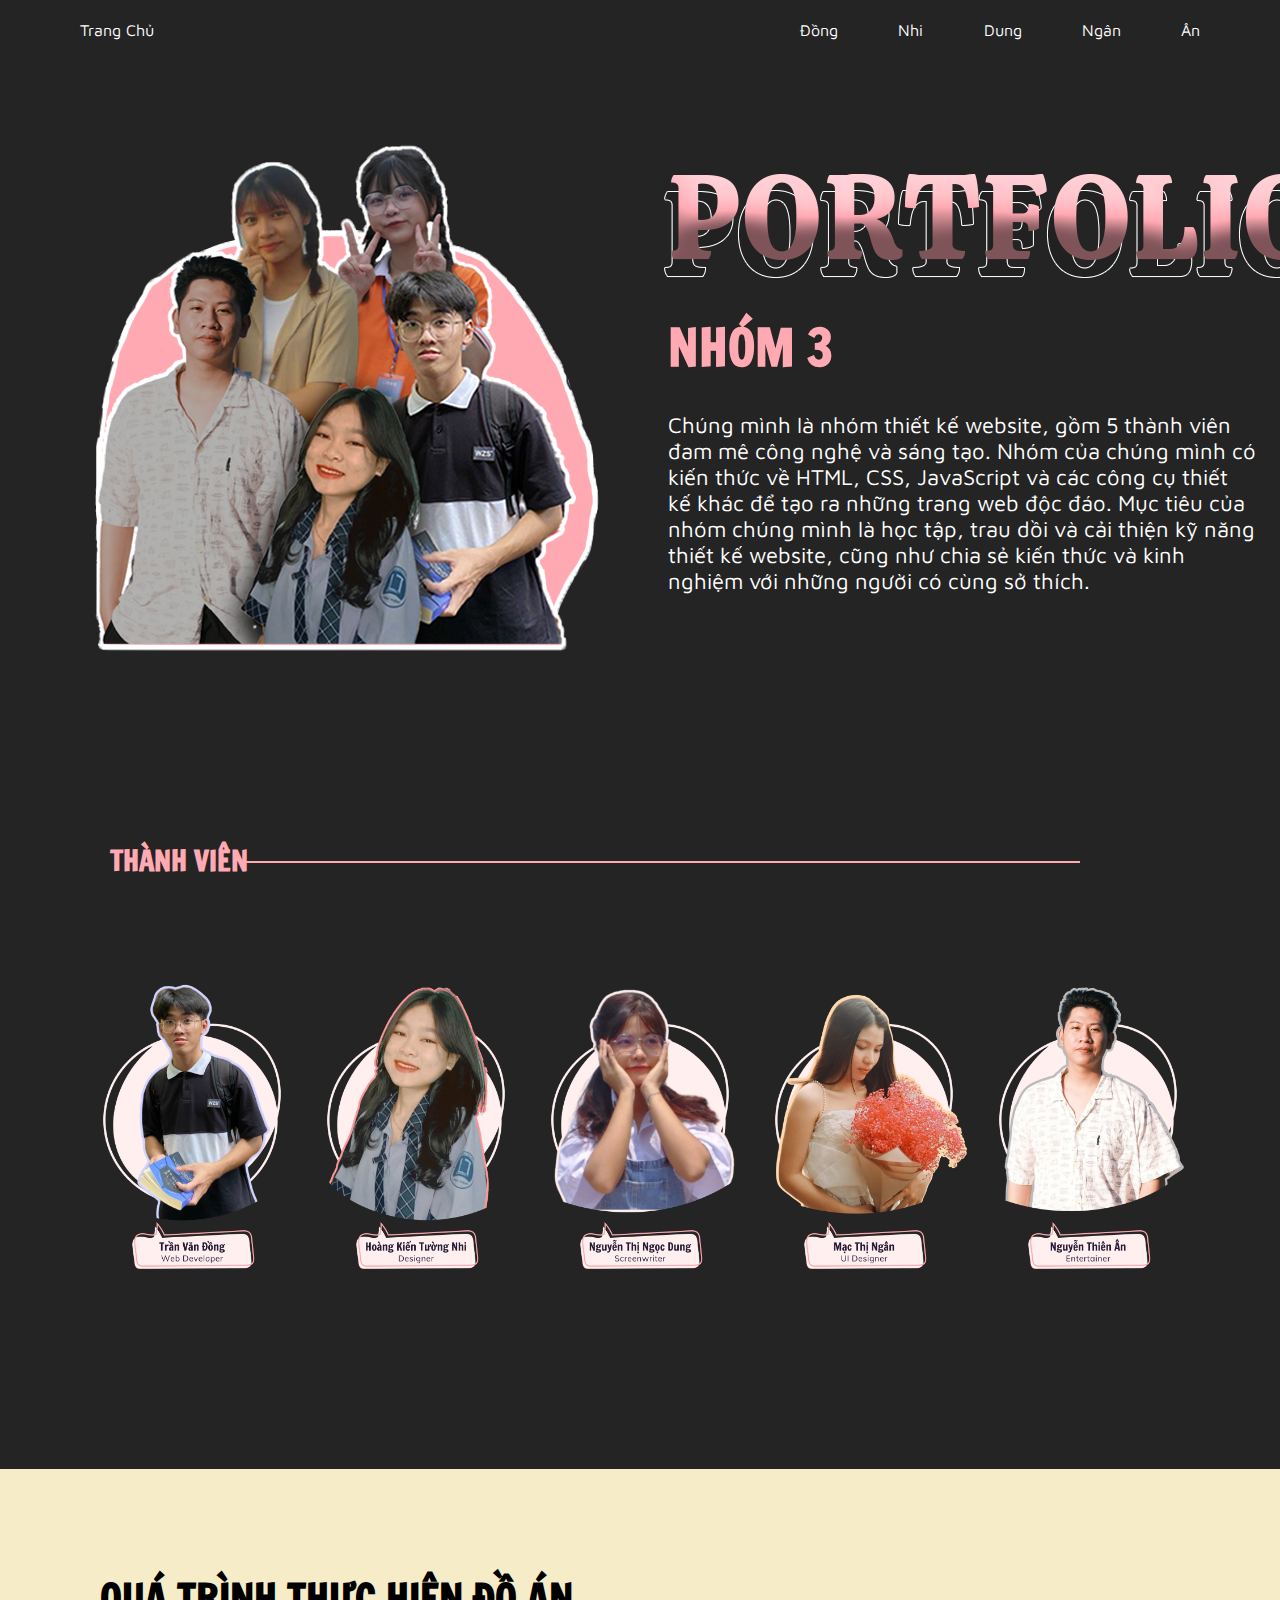
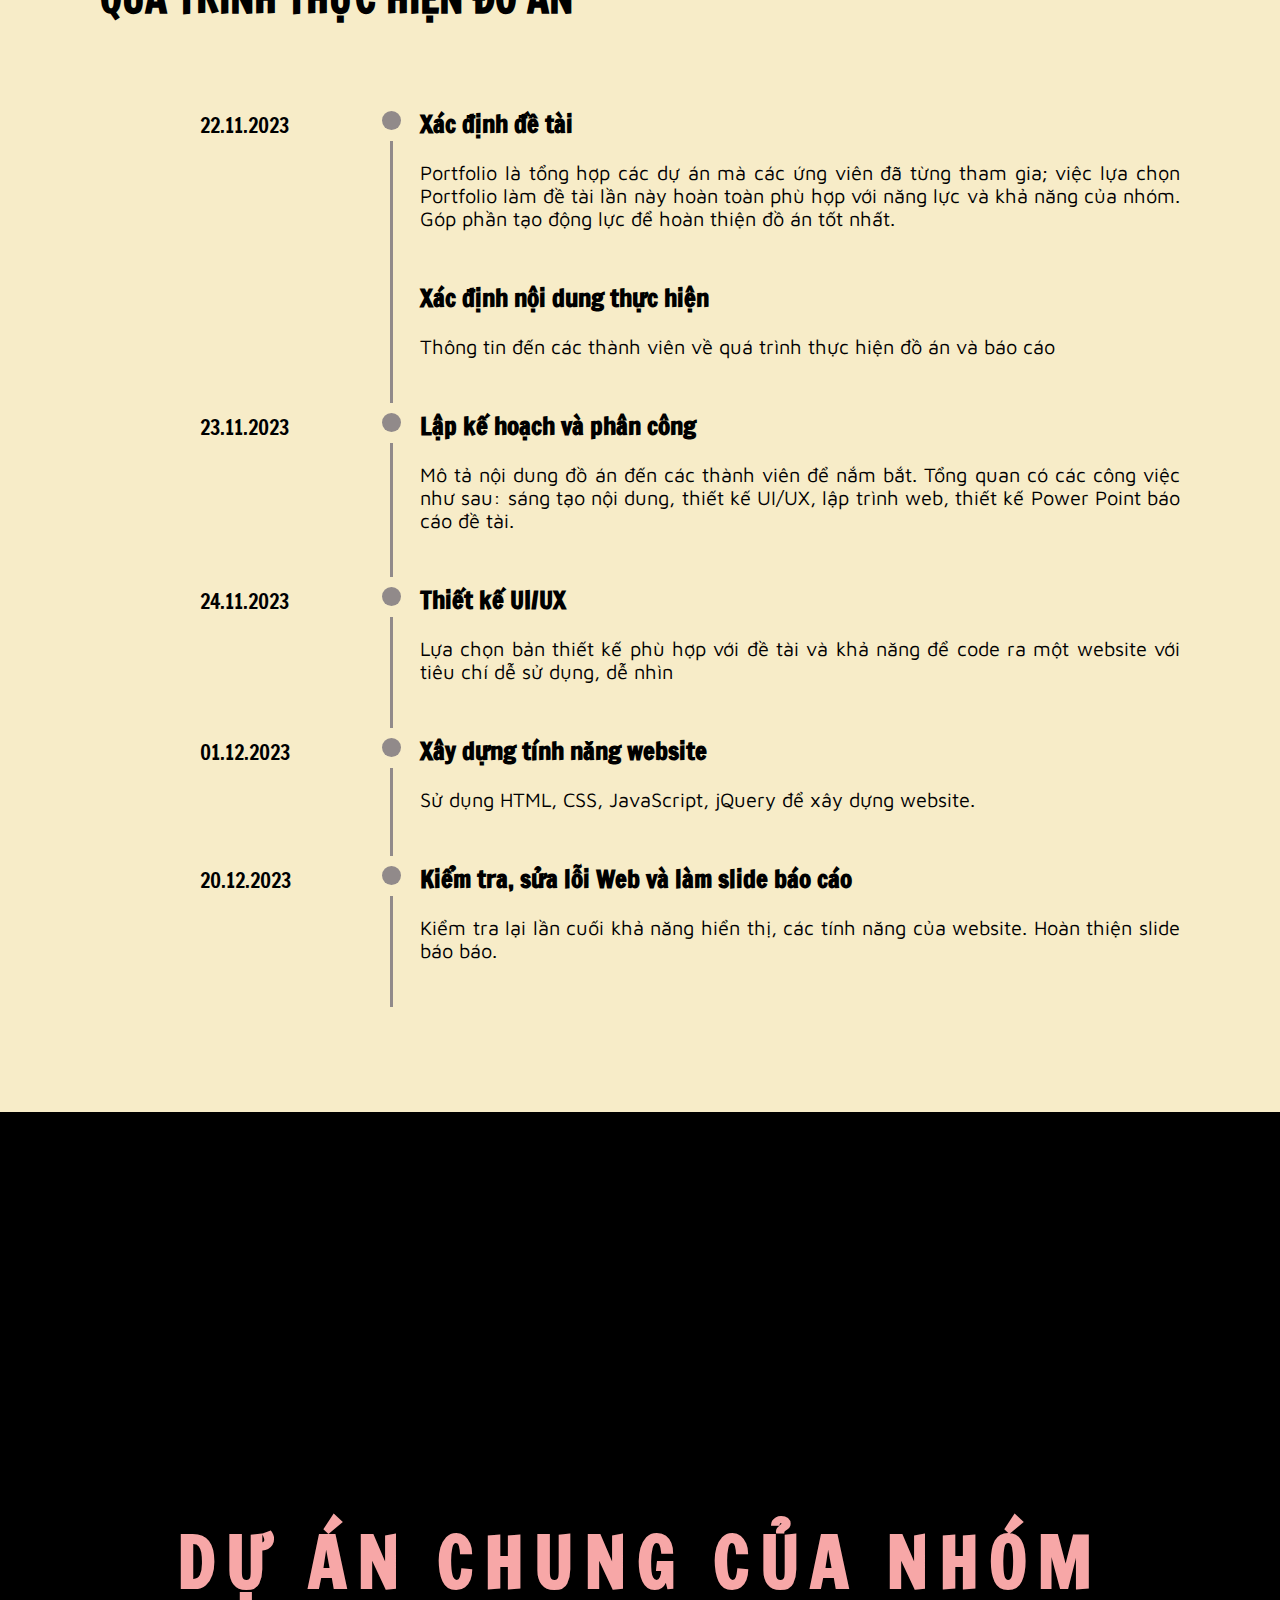
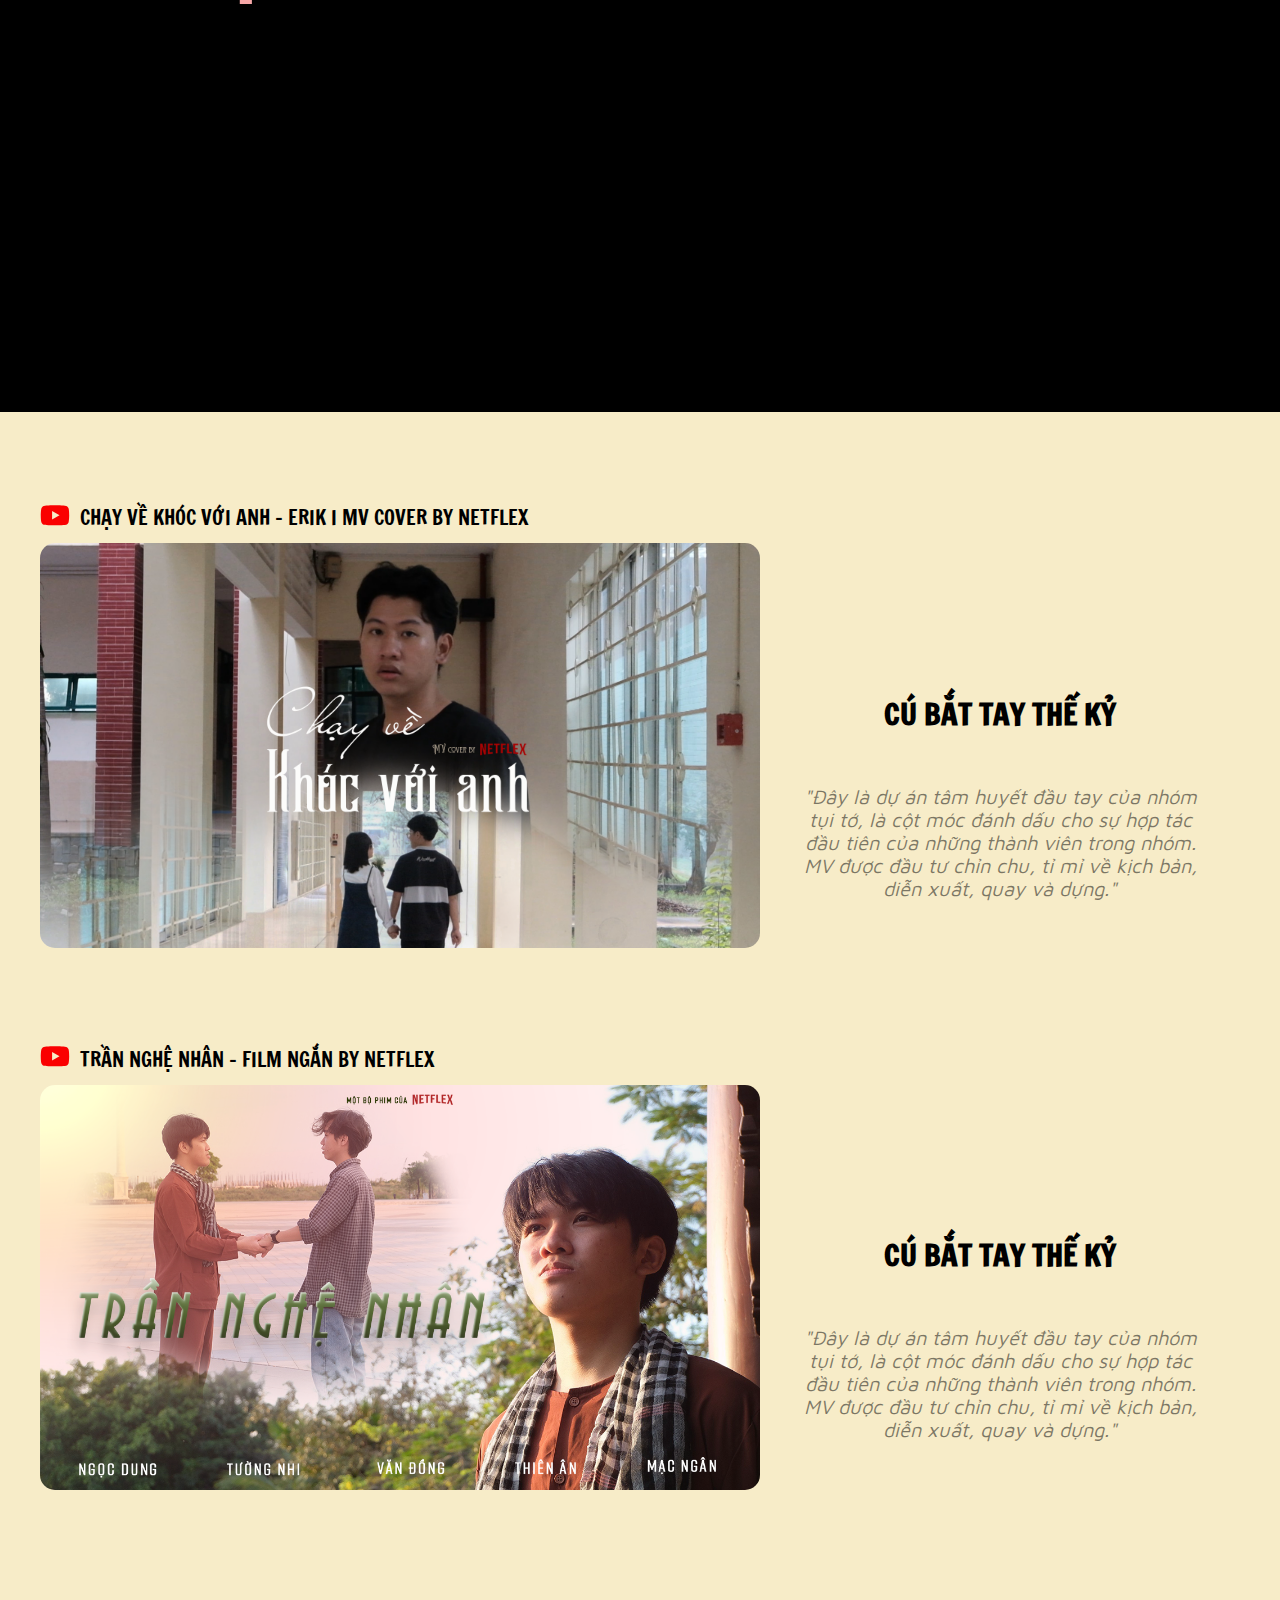
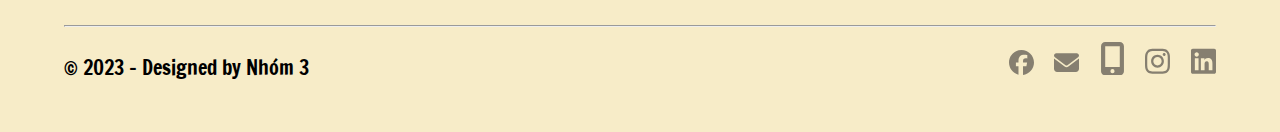
<file: trangchu/index.html>
<!DOCTYPE html>
<html lang="en">
<head>
    <meta charset="UTF-8">
    <meta name="viewport" content="width=device-width, initial-scale=1.0">
    <link rel="stylesheet" href="./style.css">
    <title>Nhóm 3</title>
</head>
<body>



       <!--Thanh Dieu Huong-->
        <div class="dieuHuong">
            <div class="trangChu">
                <a href="#home">Trang Chủ</a> 
            </div>
            
            <div class="thanhVien">
                <a href="../Dong/index.html">Đồng</a>
                <a href="../Nhi/index.html">Nhi</a>
                <a href="../Dung/index.html">Dung</a>
                <a href="../Ngan/index.html">Ngân</a>
                <a href="../An/index.html">Ân</a>
            </div>
        </div>   
        <!-- END THANH DIEU HUONG -->

    
        <!--GIOI THIEU NHOM-->
        <div class="gioiThieuNhom" id="home">
            <div class="circle"></div>

            <div class="anhNhom"><img src="./images/Gioithieunhom copy.png" alt=""></div>

            <div class="noiDung">
                <div class="tieuDe"> <img src="./images/text potfolio.png" alt=""></div>
                <div class="tenNhom">NHÓM 3</div>
                <div class="gioiThieu">
                    Chúng mình là nhóm thiết kế website, gồm 5 thành viên đam mê công nghệ và sáng tạo. Nhóm của chúng mình có kiến thức về HTML, CSS, JavaScript và các công cụ thiết kế khác để tạo ra những trang web độc đáo. Mục tiêu của nhóm chúng mình là học tập, trau dồi và cải thiện kỹ năng thiết kế website, cũng như chia sẻ kiến thức và kinh nghiệm với những người có cùng sở thích.</div>
            </div>

        </div>        
        <!--END GIOI THIEU NHOM-->


        <!--GIOI THIEU THANH VIEN-->
        <div class="gioiThieuThanhVien">
            <div class="strikethrough">THÀNH VIÊN</div>
            <div class="tungThanhVien">
                <div class="dong"> <a href="../Dong/index.html"> <img src="./images/1.png" alt=""></a> </div>
                <div class="nhi"><a href="../Nhi/index.html" class=""><img src="./images/2.png" alt="" class=""></a></div>
                <div class="dung"><a href="../Dung/index.html"><img src="./images/3.png" alt=""></a></div>
                <div class="ngan"><a href="../Ngan/index.html" class=""><img src="./images/4.png" alt="" class=""></a></div>
                <div class="an"><a href="../An/index.html" class=""><img src="./images/5.png" alt=""></a></div>
            </div>
        </div>

        <!--END GIOI THIEU THANH VIEN-->


        <!--QUA TRINH LAM DU AN-->
        
        <div class="timeLine">
            <h2 class="titmeLine_tieuDe">QUÁ TRÌNH THỰC HIỆN ĐỒ ÁN</h2>
    
            <div class="detailTimeLine detailTimeLine1">
                <div class="ngayTimeLine">22.11.2023</div>
    
                <div class="decorate">
                    <div class="vongTronTimeLine"></div>
                    <div class="duongThangTimeLine1"></div>
                    <div class="duongThangTimeLine2"></div>
                    <div class="nen"></div>
                </div>
    
                <div class="content">
                    <div class="tenTimeline">Xác định đề tài</div>
                    <div class="noiDungTimeLine">Portfolio là tổng hợp các dự án mà các ứng viên đã từng tham gia; việc lựa chọn Portfolio làm đề tài lần này hoàn toàn phù hợp với năng lực và khả năng của nhóm. Góp phần tạo động lực để hoàn thiện đồ án tốt nhất.</div>
                
                </div>
                
                <div class="content">
                    <div class="tenTimeline">Xác định nội dung thực hiện</div>
                    <div class="noiDungTimeLine">Thông tin đến các thành viên về quá trình thực hiện đồ án và báo cáo</div>    
                </div>
            </div>
    
    
            <div class="detailTimeLine detailTimeLine2">
                <div class="ngayTimeLine">23.11.2023</div>
    
                <div class="decorate">
                    <div class="vongTronTimeLine"></div>
                    <div class="duongThangTimeLine1"></div>
                    <div class="duongThangTimeLine2"></div>
                    <div class="nen"></div>

                </div>
    
                <div class="content">
                    <div class="tenTimeline">Lập kế hoạch và phân công</div>
                    <div class="noiDungTimeLine">Mô tả nội dung đồ án đến các thành viên để nắm bắt. Tổng quan có các công việc như sau: sáng tạo nội dung, thiết kế UI/UX, lập trình web, thiết kế Power Point báo cáo đề tài.</div>
                </div>
    
            </div>
    
    
            <div class="detailTimeLine detailTimeLine3">
                <div class="ngayTimeLine">24.11.2023</div>
    
                <div class="decorate">
                    <div class="vongTronTimeLine"></div>
                    <div class="duongThangTimeLine1"></div>
                    <div class="duongThangTimeLine2"></div>
                    <div class="nen"></div>

                </div>
    
                <div class="content">
                    <div class="tenTimeline">Thiết kế UI/UX</div>
                    <div class="noiDungTimeLine">Lựa chọn bản thiết kế phù hợp với đề tài và khả năng để code ra một website với tiêu chí dễ sử dụng, dễ nhìn</div>
                </div>
            </div>
    
    
            
            <div class="detailTimeLine detailTimeLine4">
                <div class="ngayTimeLine">01.12.2023</div>
    
                <div class="decorate">
                    <div class="vongTronTimeLine"></div>
                    <div class="duongThangTimeLine1"></div>
                    <div class="duongThangTimeLine2"></div>
                    <div class="nen"></div>

                </div>
    
                <div class="content">
                    <div class="tenTimeline">Xây dựng tính năng website</div>
                    <div class="noiDungTimeLine">Sử dụng HTML, CSS, JavaScript, jQuery để xây dựng website.</div>
                </div>
            </div>
    
    
            <div class="detailTimeLine detailTimeLine5">
                <div class="ngayTimeLine">20.12.2023</div>
    
                <div class="decorate">
                    <div class="vongTronTimeLine"></div>
                    <div class="duongThangTimeLine1"></div>
                    <div class="duongThangTimeLine2"></div>
                    <div class="nen"></div>
                </div>
    
                <div class="content">
                    <div class="tenTimeline">Kiểm tra, sửa lỗi Web và làm slide báo cáo</div>
                    <div class="noiDungTimeLine">Kiểm tra lại lần cuối khả năng hiển thị, các tính năng của website. Hoàn thiện slide báo báo.</div>
                </div>
            </div>
        </div>
        <!--END QUA TRINH LAM DU AN-->

        <!-- DU AN CHUNG -->
        <div class="sanPhamChung">
            <h3 class="sanPhamChungTieuDe">DỰ ÁN CHUNG CỦA NHÓM</h3>
    
            <div class="sanPham">
                <div class="sanPham_anh"> 
                    <div class="sanPham_link">
                        <a href="" target="_blank">
                            <div class="sanPham_youtube">
                                <svg xmlns="http://www.w3.org/2000/svg" viewBox="0 0 576 512"><!--!Font Awesome Free 6.5.1 by @fontawesome - https://fontawesome.com License - https://fontawesome.com/license/free Copyright 2023 Fonticons, Inc.--><path fill="#fa0000" d="M549.7 124.1c-6.3-23.7-24.8-42.3-48.3-48.6C458.8 64 288 64 288 64S117.2 64 74.6 75.5c-23.5 6.3-42 24.9-48.3 48.6-11.4 42.9-11.4 132.3-11.4 132.3s0 89.4 11.4 132.3c6.3 23.7 24.8 41.5 48.3 47.8C117.2 448 288 448 288 448s170.8 0 213.4-11.5c23.5-6.3 42-24.2 48.3-47.8 11.4-42.9 11.4-132.3 11.4-132.3s0-89.4-11.4-132.3zm-317.5 213.5V175.2l142.7 81.2-142.7 81.2z"/></svg>
                            </div>
                            <div class="sanPham_ten">
                                CHẠY VỀ KHÓC VỚI ANH - ERIK I MV COVER BY NETFLEX
                            </div>
                        </a>
                    </div>    
    
                    <div class="anh">
                        <img src="./images/MV.png" alt="">
                    </div>
                </div>
    
                <div class="sanPham_noiDung">
    
                    <div class="sanPham_tieuDe">
                       CÚ BẮT TAY THẾ KỶ
                    </div>
    
                    <div class="sanPham_moTa">
                        "Đây là dự án tâm huyết đầu tay của nhóm tụi tớ, là cột móc đánh dấu cho sự hợp tác đầu tiên của những thành viên trong nhóm. MV được đầu tư chỉn chu, tỉ mỉ về kịch bản, diễn xuất, quay và dựng."
                    </div>
                </div>
            </div>



            <div class="sanPham">
                <div class="sanPham_anh"> 
                    <div class="sanPham_link">
                        <a href="" target="_blank">
                            <div class="sanPham_youtube">
                                <svg xmlns="http://www.w3.org/2000/svg" viewBox="0 0 576 512"><!--!Font Awesome Free 6.5.1 by @fontawesome - https://fontawesome.com License - https://fontawesome.com/license/free Copyright 2023 Fonticons, Inc.--><path fill="#fa0000" d="M549.7 124.1c-6.3-23.7-24.8-42.3-48.3-48.6C458.8 64 288 64 288 64S117.2 64 74.6 75.5c-23.5 6.3-42 24.9-48.3 48.6-11.4 42.9-11.4 132.3-11.4 132.3s0 89.4 11.4 132.3c6.3 23.7 24.8 41.5 48.3 47.8C117.2 448 288 448 288 448s170.8 0 213.4-11.5c23.5-6.3 42-24.2 48.3-47.8 11.4-42.9 11.4-132.3 11.4-132.3s0-89.4-11.4-132.3zm-317.5 213.5V175.2l142.7 81.2-142.7 81.2z"/></svg>
                            </div>
                            <div class="sanPham_ten">
                                TRẦN NGHỆ NHÂN - FILM NGẮN BY NETFLEX
                            </div>
                        </a>
                    </div>    
    
                    <div class="anh">
                        <img src="./images/phim.png" alt="">
                    </div>
                </div>
    
                <div class="sanPham_noiDung">
    
                    <div class="sanPham_tieuDe">
                       CÚ BẮT TAY THẾ KỶ
                    </div>
    
                    <div class="sanPham_moTa">
                        "Đây là dự án tâm huyết đầu tay của nhóm tụi tớ, là cột móc đánh dấu cho sự hợp tác đầu tiên của những thành viên trong nhóm. MV được đầu tư chỉn chu, tỉ mỉ về kịch bản, diễn xuất, quay và dựng."
                    </div>
                </div>
            </div>
        </div>
        <!-- END DU AN CHUNG -->



        <!-- FOOTER -->
        <div class="footer">
            <div class="footer1">    
                <hr>
                <div class="footer_noiDung">
                    <div class="footer_ten">
                        © 2023 - Designed by Nhóm 3
                    </div>
                    <div class="footer_icon">
                        <div class="facebook">
                            <a href="https://www.facebook.com/iamdongtran" target="_blank" class="">
                                <svg xmlns="http://www.w3.org/2000/svg"  viewBox="0 0 512 512"><!--!Font Awesome Free 6.5.1 by @fontawesome - https://fontawesome.com License - https://fontawesome.com/license/free Copyright 2023 Fonticons, Inc.--><path d="M512 256C512 114.6 397.4 0 256 0S0 114.6 0 256C0 376 82.7 476.8 194.2 504.5V334.2H141.4V256h52.8V222.3c0-87.1 39.4-127.5 125-127.5c16.2 0 44.2 3.2 55.7 6.4V172c-6-.6-16.5-1-29.6-1c-42 0-58.2 15.9-58.2 57.2V256h83.6l-14.4 78.2H287V510.1C413.8 494.8 512 386.9 512 256h0z"/></svg>
                            </a>
                        </div>
                        <div class="gmail">
                            <a href="mailto:dongtran19062003@gmail.com" class="gmail">
                                <svg xmlns="http://www.w3.org/2000/svg"  viewBox="0 0 512 512"><!--!Font Awesome Free 6.5.1 by @fontawesome - https://fontawesome.com License - https://fontawesome.com/license/free Copyright 2023 Fonticons, Inc.--><path  d="M48 64C21.5 64 0 85.5 0 112c0 15.1 7.1 29.3 19.2 38.4L236.8 313.6c11.4 8.5 27 8.5 38.4 0L492.8 150.4c12.1-9.1 19.2-23.3 19.2-38.4c0-26.5-21.5-48-48-48H48zM0 176V384c0 35.3 28.7 64 64 64H448c35.3 0 64-28.7 64-64V176L294.4 339.2c-22.8 17.1-54 17.1-76.8 0L0 176z"/></svg>
                            </a>
                        </div>
                        <div class="sodienthoai">
                            <a href="tel:0372187941">
                                <svg xmlns="http://www.w3.org/2000/svg" viewBox="0 0 384 512"><!--!Font Awesome Free 6.5.1 by @fontawesome - https://fontawesome.com License - https://fontawesome.com/license/free Copyright 2023 Fonticons, Inc.--><path  d="M16 64C16 28.7 44.7 0 80 0H304c35.3 0 64 28.7 64 64V448c0 35.3-28.7 64-64 64H80c-35.3 0-64-28.7-64-64V64zM224 448a32 32 0 1 0 -64 0 32 32 0 1 0 64 0zM304 64H80V384H304V64z"/></svg>
                            </a>
                        </div>
                        <div class="instagram">
                            <a href="https://www.instagram.com/d.tran_03/" target="_blank">
                                <svg xmlns="http://www.w3.org/2000/svg" viewBox="0 0 448 512"><!--!Font Awesome Free 6.5.1 by @fontawesome - https://fontawesome.com License - https://fontawesome.com/license/free Copyright 2023 Fonticons, Inc.--><path d="M224.1 141c-63.6 0-114.9 51.3-114.9 114.9s51.3 114.9 114.9 114.9S339 319.5 339 255.9 287.7 141 224.1 141zm0 189.6c-41.1 0-74.7-33.5-74.7-74.7s33.5-74.7 74.7-74.7 74.7 33.5 74.7 74.7-33.6 74.7-74.7 74.7zm146.4-194.3c0 14.9-12 26.8-26.8 26.8-14.9 0-26.8-12-26.8-26.8s12-26.8 26.8-26.8 26.8 12 26.8 26.8zm76.1 27.2c-1.7-35.9-9.9-67.7-36.2-93.9-26.2-26.2-58-34.4-93.9-36.2-37-2.1-147.9-2.1-184.9 0-35.8 1.7-67.6 9.9-93.9 36.1s-34.4 58-36.2 93.9c-2.1 37-2.1 147.9 0 184.9 1.7 35.9 9.9 67.7 36.2 93.9s58 34.4 93.9 36.2c37 2.1 147.9 2.1 184.9 0 35.9-1.7 67.7-9.9 93.9-36.2 26.2-26.2 34.4-58 36.2-93.9 2.1-37 2.1-147.8 0-184.8zM398.8 388c-7.8 19.6-22.9 34.7-42.6 42.6-29.5 11.7-99.5 9-132.1 9s-102.7 2.6-132.1-9c-19.6-7.8-34.7-22.9-42.6-42.6-11.7-29.5-9-99.5-9-132.1s-2.6-102.7 9-132.1c7.8-19.6 22.9-34.7 42.6-42.6 29.5-11.7 99.5-9 132.1-9s102.7-2.6 132.1 9c19.6 7.8 34.7 22.9 42.6 42.6 11.7 29.5 9 99.5 9 132.1s2.7 102.7-9 132.1z"/></svg>
                            </a>
                        </div>
                        <div class="linkedin">
                            <a href="https://www.linkedin.com/in/iamdongtran/" target="_blank">
                                <svg xmlns="http://www.w3.org/2000/svg"  viewBox="0 0 448 512"><!--!Font Awesome Free 6.5.1 by @fontawesome - https://fontawesome.com License - https://fontawesome.com/license/free Copyright 2023 Fonticons, Inc.--><path  d="M416 32H31.9C14.3 32 0 46.5 0 64.3v383.4C0 465.5 14.3 480 31.9 480H416c17.6 0 32-14.5 32-32.3V64.3c0-17.8-14.4-32.3-32-32.3zM135.4 416H69V202.2h66.5V416zm-33.2-243c-21.3 0-38.5-17.3-38.5-38.5S80.9 96 102.2 96c21.2 0 38.5 17.3 38.5 38.5 0 21.3-17.2 38.5-38.5 38.5zm282.1 243h-66.4V312c0-24.8-.5-56.7-34.5-56.7-34.6 0-39.9 27-39.9 54.9V416h-66.4V202.2h63.7v29.2h.9c8.9-16.8 30.6-34.5 62.9-34.5 67.2 0 79.7 44.3 79.7 101.9V416z"/></svg>
                            </a>
                        </div>
                        </div>
                    </div>
                </div>
            </div>
        </div>
        
        <!-- END FOOTER -->


    
        <script src="js.js"></script>

</body>
</html>
</file>
<file: Dong/style.css>
*{
    padding:0px;
    margin: 0px;
    box-sizing: border-box;
    font-family: "font3";

}
@font-face {
    font-family: 'font1'; 
    src: url('../trangchu/font/FrancoisOne-Regular.ttf') ; 
}

@font-face {
    font-family: 'font3';
    src: url('../trangchu/font/MavenPro-VariableFont_wght.ttf');
}
/* thanh dieu huong */
.dieuHuong{
    display: flex;
    justify-content: space-between;
    align-items: center;
    height: 60px;
    background-color: #212121;
    padding: 0px 80px;
    position:fixed;
    width:100%;
    top:0px;
    z-index: 998;
}
.dieuHuong div a{
    text-decoration: none;
    color:white;
}

.dieuHuong div a:hover {
    color: red;
}

.trangChu{

}
.thanhVien{
    display:flex;
    justify-content: space-between;
    width:400px;
}




/* END THANH DIEU HUONG */
/* GIOI THIEU BAN THAN */

.gioiThieu {
    display: flex;
    justify-content: space-between;
    align-items: center;
    padding:120px 0px 50px 0px;
    background-color: #212121;
    position: relative;
}

.gioiThieu_noiDung,
.gioiThieu_anh {
    flex: 1;
}

.gioiThieu_noiDung {
    margin-right: 20px; /* Để tạo khoảng cách giữa hai phần tử */
    padding:0px 190px;
    width:200px;
    color:aliceblue;
}
.gioiThieu_noiDung_tieuDe{
    padding-bottom: 50px;
    text-align: right;
    font-size: 40px;
    font-family: 'font1';
}
.gioiThieu_noiDung_moTa{
    text-align: justify;
    font-size: 24px;
}
.gioiThieu_anh img {
    max-width: 75%;
    position: relative;
    z-index: 2;
    top:20px;
    animation: shake 2s infinite; /* Áp dụng animation vô hạn */
}

@keyframes shake {
    0% { transform: rotate(-180deg); } /* Góc quay ban đầu */
    50% { transform: rotate(180deg); } /* Góc quay trong nửa chu kỳ */
    100% { transform: rotate(-180deg); } /* Góc quay cuối cùng */
}

.gioiThieu_vongTron{
    background-color: pink;
    width: 450px;
    height: 450px;
    border-radius: 50%;
    position: absolute;
    z-index: 1;
    right:180px;
    top:140px;
    display:none;
}
/* END GIOI THIEU BAN THAN */

/* TRINH BAY SAN PHAM */

.sanPham{
    position:relative;
    background-color: #f6f0df;
    height: 100vh;
}

.slider{
    width:60%;
    height: 100%;
    position: absolute;
    
    padding-top:70px;
}

.sanPham .slider .anh{
  display: flex;
  justify-content: center;
  align-items: center;
  width: 50%;
  margin:auto;
  height: 70%;
  padding-top:60px;
  position: relative;
  z-index: 10;
}
.slider img{
    max-width: 100%;
    max-height:100%;
    object-fit: cover;
    transition: opacity 1s ease;
    border-radius: 20px;
    overflow: hidden;
    margin: 5px ;
}

.sanPham .noiDung{
    position:absolute;
    width: 40%;
    right: 0px;
    top:200px;
    flex-direction: column;
    justify-content: center;
    align-items: center;
    padding-bottom :50px;
    padding-right: 100px;
}

.tieude{
    font-size: 24px;
    height: 100px;
    font-weight: 800;
} 
.mota {
    font-size: 20px;
}



.slider .buttons{
    position: absolute;
    top:40%;
    padding:0px 40px;
    display: flex;
    justify-content: space-between;
    width: 100%;
}

.slider .buttons button{
    width: 50px;
    height: 50px;
    border-radius: 50%;
    border: none;
    font-size: 22px;
    font-weight: 1000;
    font-family: monospace;
    background-color: none;
    background-color:rgb(243, 234, 234);
}

.slider .buttons button:hover{
    background-color:rgb(223, 207, 207);
    cursor: pointer;
}

.slider .dots{
    position: absolute;
    bottom: 70px;
    left: 0;
    color: #fff;
    width: 100%;
    margin: 0;
    padding: 0;
    display: flex;
    justify-content: center;
}
.slider .dots li{
    list-style: none;
    width: 10px;
    height: 10px;
    background-color: #ff7171;
    margin: 10px;
    border-radius: 20px;
    transition: 0.5s;
}
.slider .dots li.active{
    width: 30px;
}

.hien {
    animation: fadein 0.5s ease;
}

@keyframes fadein {
    from { opacity: 0.3; }
    to   { opacity: 1; }
}

.anhPhongTo {
    position: fixed;
    top: 0;
    left: 0;
    width: 100%;
    height: 100%;
    background-color:#f6f0df; /* Nền màu vàng */
    display: flex;
    justify-content: center; /* Căn giữa ảnh theo trục ngang */
    align-items: center; /* Căn giữa ảnh theo trục dọc */
    z-index: 999; /* Đảm bảo div này nằm trên cùng */
    display:none;

}
.anhPhongTo img {
    max-width: 95%; /* Giới hạn chiều rộng của ảnh */
    max-height: 95%; /* Giới hạn chiều cao của ảnh */
    border:none;
    border-radius: 0px;
    object-fit: contain
}

.slider img:hover{
    cursor: pointer;
}

/* END TRINH BAY SAN PHAM */

/* SKILL */
.skill {
    padding:50px 200px;
    position: relative;
    background-color: #f6f0df;

  }
  
  .skillHeader{
    padding:50px 0px;
    font-size: 40px;
    font-family:'font1'
  }
  .skill-name {
    margin-bottom: 10px;
    font-family: 'font3';
    font-size: 20px;
  }     
  
  .skill-bar {
    position: relative;
    background-color: #ddd;
    height: 15px;
    border-radius: 5px;
    margin-bottom: 40px;
  }
  
  .skill-progress {
    position: absolute;
    top: 0;
    left: 0;
    height: 100%;
    background-color: #ff9f9f;
    border-radius: 5px;
    box-shadow: -2px 7px 10px 0 rgba(156, 96, 96, 0.9);
  }
  
  .skill-progress.animate{
    animation: phantram 1.5s ease;
  }
  .skill-text {
    position: absolute;
    top: -40px; 
    right:0px; 
    transform: translateX(35%);
    background-color: #fff;
    border-radius: 5px;
    padding: 5px 10px;
    font-size: 15px;
    box-shadow: -2px 7px 10px 0 rgba(0, 0, 0, 0.5);
    font-family: 'font3';
  }

  .skill-text::after {
    content: '';
    position: absolute;
    top: 100%;
    left: 50%;
    border: 10px solid transparent;
    border-top-color:#ccc; /* Màu mũi tên */
    transform: translateX(-50%);
  }
  
@keyframes phantram{
    0%{
        width:0px;
    }
    100%{
    }
  }
/* END SKILL */

/* CONTACT */

.contact{
    padding:110px 0px;
}
.contact_icon div{
    width:50px;
}
.contact_icon div svg{
    height: 80%;
    fill:rgba(120, 104, 104, 0.868);
}

.contact_icon{
    display:flex;
    margin: auto;
    justify-content: space-around;
    width: 50%;
}
.contact_noidung{
    text-align: center;
    padding:40px 0px;
}

.contact_noidung_tieude{
    font-size: 80px;
    letter-spacing: 40px;
    font-family: 'font1';
}

.contact_noidung_ten{
    font-size: 20px;
    font-style: italic;
    padding:20px 0px;
    font-family: 'font3';
}

.contact_icon a:hover svg {
    fill: rgb(247, 145, 145); /* Đổi màu tại đây */
}

/* END CONTACT */


/* FOOTER */

.footer{
    width: 100%;
    background-color: #f6f0df;
    padding:50px 0px;
}
.footer1{
    width: 90%;
    margin: auto;
}
.footer_noiDung{
    display:flex;
    justify-content: space-between;
    align-items: flex-end;
    font-size: 20px;
    padding-top: 15px;
}

.footer_icon{
    display: flex;
    justify-content: space-between;
    width: 18%;
    align-items:flex-end;
}

.footer_icon div{
    width: 25px;
}
.footer_icon div svg{
    fill: rgba(50, 47, 47, 0.578);
}

.footer_icon div svg:hover{
    fill:black;
}


/* END FOOTER */
</file>
<file: Dung/style.css>
*{
    padding:0px;
    margin: 0px;
    box-sizing: border-box;
    font-family: "font3";

}
@font-face {
    font-family: 'font1'; 
    src: url('../trangchu/font/FrancoisOne-Regular.ttf') ; 
}

@font-face {
    font-family: 'font3';
    src: url('../trangchu/font/MavenPro-VariableFont_wght.ttf');
}
/* thanh dieu huong */
.dieuHuong{
    display: flex;
    justify-content: space-between;
    align-items: center;
    height: 60px;
    background-color: #212121;
    padding: 0px 80px;
    position:fixed;
    width:100%;
    top:0px;
    z-index: 998;
}
.dieuHuong div a{
    text-decoration: none;
    color:white;
}

.dieuHuong div a:hover {
    color: red;
}

.trangChu{

}
.thanhVien{
    display:flex;
    justify-content: space-between;
    width:400px;
}




/* END THANH DIEU HUONG */
/* GIOI THIEU BAN THAN */

.gioiThieu {
    display: flex;
    justify-content: space-between;
    align-items: center;
    padding:120px 0px 50px 0px;
    background-color: #212121;
    position: relative;
}

.gioiThieu_noiDung,
.gioiThieu_anh {
    flex: 1;
}

.gioiThieu_noiDung {
    margin-right: 20px; /* Để tạo khoảng cách giữa hai phần tử */
    padding:0px 190px;
    width:200px;
    color:aliceblue;
}
.gioiThieu_noiDung_tieuDe{
    padding-bottom: 50px;
    text-align: right;
    font-size: 40px;
    font-family: 'font1';
}
.gioiThieu_noiDung_moTa{
    text-align: justify;
    font-size: 24px;
}
.gioiThieu_anh img {
    max-width: 75%;
    position: relative;
    z-index: 2;
    top:20px;
    animation: shake 2s infinite; /* Áp dụng animation vô hạn */
}

@keyframes shake {
    0% { transform: rotate(-180deg); } /* Góc quay ban đầu */
    50% { transform: rotate(180deg); } /* Góc quay trong nửa chu kỳ */
    100% { transform: rotate(-180deg); } /* Góc quay cuối cùng */
}

.gioiThieu_vongTron{
    background-color: pink;
    width: 450px;
    height: 450px;
    border-radius: 50%;
    position: absolute;
    z-index: 1;
    right:180px;
    top:140px;
    display:none;
}
/* END GIOI THIEU BAN THAN */

/* TRINH BAY SAN PHAM */

.sanPham{
    position:relative;
    background-color: #f6f0df;
    height: 100vh;
}

.slider{
    width:60%;
    height: 100%;
    position: absolute;
    
    padding-top:70px;
}

.sanPham .slider .anh{
  display: flex;
  justify-content: center;
  align-items: center;
  width: 50%;
  margin:auto;
  height: 70%;
  padding-top:60px;
  position: relative;
  z-index: 10;
}
.slider img{
    max-width: 100%;
    max-height:100%;
    object-fit: cover;
    transition: opacity 1s ease;
    border-radius: 20px;
    overflow: hidden;
    margin: 5px ;
}

.sanPham .noiDung{
    position:absolute;
    width: 40%;
    right: 0px;
    top:200px;
    flex-direction: column;
    justify-content: center;
    align-items: center;
    padding-bottom :50px;
    padding-right: 100px;
}

.tieude{
    font-size: 24px;
    height: 100px;
    font-weight: 800;
} 
.mota {
    font-size: 20px;
}



.slider .buttons{
    position: absolute;
    top:40%;
    padding:0px 40px;
    display: flex;
    justify-content: space-between;
    width: 100%;
}

.slider .buttons button{
    width: 50px;
    height: 50px;
    border-radius: 50%;
    border: none;
    font-size: 22px;
    font-weight: 1000;
    font-family: monospace;
    background-color: none;
    background-color:rgb(243, 234, 234);
}

.slider .buttons button:hover{
    background-color:rgb(223, 207, 207);
    cursor: pointer;
}

.slider .dots{
    position: absolute;
    bottom: 70px;
    left: 0;
    color: #fff;
    width: 100%;
    margin: 0;
    padding: 0;
    display: flex;
    justify-content: center;
}
.slider .dots li{
    list-style: none;
    width: 10px;
    height: 10px;
    background-color: #ff7171;
    margin: 10px;
    border-radius: 20px;
    transition: 0.5s;
}
.slider .dots li.active{
    width: 30px;
}

.hien {
    animation: fadein 0.5s ease;
}

@keyframes fadein {
    from { opacity: 0.3; }
    to   { opacity: 1; }
}

.anhPhongTo {
    position: fixed;
    top: 0;
    left: 0;
    width: 100%;
    height: 100%;
    background-color:#f6f0df; /* Nền màu vàng */
    display: flex;
    justify-content: center; /* Căn giữa ảnh theo trục ngang */
    align-items: center; /* Căn giữa ảnh theo trục dọc */
    z-index: 999; /* Đảm bảo div này nằm trên cùng */
    display:none;

}
.anhPhongTo img {
    max-width: 95%; /* Giới hạn chiều rộng của ảnh */
    max-height: 95%; /* Giới hạn chiều cao của ảnh */
    border:none;
    border-radius: 0px;
    object-fit: contain
}

.slider img:hover{
    cursor: pointer;
}

/* END TRINH BAY SAN PHAM */

/* SKILL */
.skill {
    padding:50px 200px;
    position: relative;
    background-color: #f6f0df;

  }
  
  .skillHeader{
    padding:50px 0px;
    font-size: 40px;
    font-family:'font1'
  }
  .skill-name {
    margin-bottom: 10px;
    font-family: 'font3';
    font-size: 20px;
  }     
  
  .skill-bar {
    position: relative;
    background-color: #ddd;
    height: 15px;
    border-radius: 5px;
    margin-bottom: 40px;
  }
  
  .skill-progress {
    position: absolute;
    top: 0;
    left: 0;
    height: 100%;
    background-color: #ff9f9f;
    border-radius: 5px;
    box-shadow: -2px 7px 10px 0 rgba(156, 96, 96, 0.9);
  }
  
  .skill-progress.animate{
    animation: phantram 1.5s ease;
  }
  .skill-text {
    position: absolute;
    top: -40px; 
    right:0px; 
    transform: translateX(35%);
    background-color: #fff;
    border-radius: 5px;
    padding: 5px 10px;
    font-size: 15px;
    box-shadow: -2px 7px 10px 0 rgba(0, 0, 0, 0.5);
    font-family: 'font3';
  }

  .skill-text::after {
    content: '';
    position: absolute;
    top: 100%;
    left: 50%;
    border: 10px solid transparent;
    border-top-color:#ccc; /* Màu mũi tên */
    transform: translateX(-50%);
  }
  
@keyframes phantram{
    0%{
        width:0px;
    }
    100%{
    }
  }
/* END SKILL */

/* CONTACT */

.contact{
    padding:110px 0px;
}
.contact_icon div{
    width:50px;
}
.contact_icon div svg{
    height: 80%;
    fill:rgba(120, 104, 104, 0.868);
}

.contact_icon{
    display:flex;
    margin: auto;
    justify-content: space-around;
    width: 50%;
}
.contact_noidung{
    text-align: center;
    padding:40px 0px;
}

.contact_noidung_tieude{
    font-size: 80px;
    letter-spacing: 40px;
    font-family: 'font1';
}

.contact_noidung_ten{
    font-size: 20px;
    font-style: italic;
    padding:20px 0px;
    font-family: 'font3';
}

.contact_icon a:hover svg {
    fill: rgb(247, 145, 145); /* Đổi màu tại đây */
}

/* END CONTACT */


/* FOOTER */

.footer{
    width: 100%;
    background-color: #f6f0df;
    padding:50px 0px;
}
.footer1{
    width: 90%;
    margin: auto;
}
.footer_noiDung{
    display:flex;
    justify-content: space-between;
    align-items: flex-end;
    font-size: 20px;
    padding-top: 15px;
}

.footer_icon{
    display: flex;
    justify-content: space-between;
    width: 18%;
    align-items:flex-end;
}

.footer_icon div{
    width: 25px;
}
.footer_icon div svg{
    fill: rgba(50, 47, 47, 0.578);
}

.footer_icon div svg:hover{
    fill:black;
}


/* END FOOTER */
</file>
<file: Ngan/style.css>
*{
    padding:0px;
    margin: 0px;
    box-sizing: border-box;
    font-family: "font3";

}
@font-face {
    font-family: 'font1'; 
    src: url('../trangchu/font/FrancoisOne-Regular.ttf') ; 
}

@font-face {
    font-family: 'font3';
    src: url('../trangchu/font/MavenPro-VariableFont_wght.ttf');
}
/* thanh dieu huong */
.dieuHuong{
    display: flex;
    justify-content: space-between;
    align-items: center;
    height: 60px;
    background-color: #212121;
    padding: 0px 80px;
    position:fixed;
    width:100%;
    top:0px;
    z-index: 998;
}
.dieuHuong div a{
    text-decoration: none;
    color:white;
}

.dieuHuong div a:hover {
    color: red;
}

.trangChu{

}
.thanhVien{
    display:flex;
    justify-content: space-between;
    width:400px;
}




/* END THANH DIEU HUONG */
/* GIOI THIEU BAN THAN */

.gioiThieu {
    display: flex;
    justify-content: space-between;
    align-items: center;
    padding:120px 0px 50px 0px;
    background-color: #212121;
    position: relative;
}

.gioiThieu_noiDung,
.gioiThieu_anh {
    flex: 1;
}

.gioiThieu_noiDung {
    margin-right: 20px; /* Để tạo khoảng cách giữa hai phần tử */
    padding:0px 190px;
    width:200px;
    color:aliceblue;
}
.gioiThieu_noiDung_tieuDe{
    padding-bottom: 50px;
    text-align: right;
    font-size: 40px;
    font-family: 'font1';
}
.gioiThieu_noiDung_moTa{
    text-align: justify;
    font-size: 24px;
}
.gioiThieu_anh img {
    max-width: 75%;
    position: relative;
    z-index: 2;
    top:20px;
    animation: shake 2s infinite; /* Áp dụng animation vô hạn */
}

@keyframes shake {
    0% { transform: rotate(-180deg); } /* Góc quay ban đầu */
    50% { transform: rotate(180deg); } /* Góc quay trong nửa chu kỳ */
    100% { transform: rotate(-180deg); } /* Góc quay cuối cùng */
}

.gioiThieu_vongTron{
    background-color: pink;
    width: 450px;
    height: 450px;
    border-radius: 50%;
    position: absolute;
    z-index: 1;
    right:180px;
    top:140px;
    display:none;
}
/* END GIOI THIEU BAN THAN */

/* TRINH BAY SAN PHAM */

.sanPham{
    position:relative;
    background-color: #f6f0df;
    height: 100vh;
}

.slider{
    width:60%;
    height: 100%;
    position: absolute;
    
    padding-top:70px;
}

.sanPham .slider .anh{
  display: flex;
  justify-content: center;
  align-items: center;
  width: 50%;
  margin:auto;
  height: 70%;
  padding-top:60px;
  position: relative;
  z-index: 10;
}
.slider img{
    max-width: 100%;
    max-height:100%;
    object-fit: cover;
    transition: opacity 1s ease;
    border-radius: 20px;
    overflow: hidden;
    margin: 5px ;
}

.sanPham .noiDung{
    position:absolute;
    width: 40%;
    right: 0px;
    top:200px;
    flex-direction: column;
    justify-content: center;
    align-items: center;
    padding-bottom :50px;
    padding-right: 100px;
}

.tieude{
    font-size: 24px;
    height: 100px;
    font-weight: 800;
} 
.mota {
    font-size: 20px;
}



.slider .buttons{
    position: absolute;
    top:40%;
    padding:0px 40px;
    display: flex;
    justify-content: space-between;
    width: 100%;
}

.slider .buttons button{
    width: 50px;
    height: 50px;
    border-radius: 50%;
    border: none;
    font-size: 22px;
    font-weight: 1000;
    font-family: monospace;
    background-color: none;
    background-color:rgb(243, 234, 234);
}

.slider .buttons button:hover{
    background-color:rgb(223, 207, 207);
    cursor: pointer;
}

.slider .dots{
    position: absolute;
    bottom: 70px;
    left: 0;
    color: #fff;
    width: 100%;
    margin: 0;
    padding: 0;
    display: flex;
    justify-content: center;
}
.slider .dots li{
    list-style: none;
    width: 10px;
    height: 10px;
    background-color: #ff7171;
    margin: 10px;
    border-radius: 20px;
    transition: 0.5s;
}
.slider .dots li.active{
    width: 30px;
}

.hien {
    animation: fadein 0.5s ease;
}

@keyframes fadein {
    from { opacity: 0.3; }
    to   { opacity: 1; }
}

.anhPhongTo {
    position: fixed;
    top: 0;
    left: 0;
    width: 100%;
    height: 100%;
    background-color:#f6f0df; /* Nền màu vàng */
    display: flex;
    justify-content: center; /* Căn giữa ảnh theo trục ngang */
    align-items: center; /* Căn giữa ảnh theo trục dọc */
    z-index: 999; /* Đảm bảo div này nằm trên cùng */
    display:none;

}
.anhPhongTo img {
    max-width: 95%; /* Giới hạn chiều rộng của ảnh */
    max-height: 95%; /* Giới hạn chiều cao của ảnh */
    border:none;
    border-radius: 0px;
    object-fit: contain
}

.slider img:hover{
    cursor: pointer;
}

/* END TRINH BAY SAN PHAM */

/* SKILL */
.skill {
    padding:50px 200px;
    position: relative;
    background-color: #f6f0df;

  }
  
  .skillHeader{
    padding:50px 0px;
    font-size: 40px;
    font-family:'font1'
  }
  .skill-name {
    margin-bottom: 10px;
    font-family: 'font3';
    font-size: 20px;
  }     
  
  .skill-bar {
    position: relative;
    background-color: #ddd;
    height: 15px;
    border-radius: 5px;
    margin-bottom: 40px;
  }
  
  .skill-progress {
    position: absolute;
    top: 0;
    left: 0;
    height: 100%;
    background-color: #ff9f9f;
    border-radius: 5px;
    box-shadow: -2px 7px 10px 0 rgba(156, 96, 96, 0.9);
  }
  
  .skill-progress.animate{
    animation: phantram 1.5s ease;
  }
  .skill-text {
    position: absolute;
    top: -40px; 
    right:0px; 
    transform: translateX(35%);
    background-color: #fff;
    border-radius: 5px;
    padding: 5px 10px;
    font-size: 15px;
    box-shadow: -2px 7px 10px 0 rgba(0, 0, 0, 0.5);
    font-family: 'font3';
  }

  .skill-text::after {
    content: '';
    position: absolute;
    top: 100%;
    left: 50%;
    border: 10px solid transparent;
    border-top-color:#ccc; /* Màu mũi tên */
    transform: translateX(-50%);
  }
  
@keyframes phantram{
    0%{
        width:0px;
    }
    100%{
    }
  }
/* END SKILL */

/* CONTACT */

.contact{
    padding:110px 0px;
}
.contact_icon div{
    width:50px;
}
.contact_icon div svg{
    height: 80%;
    fill:rgba(120, 104, 104, 0.868);
}

.contact_icon{
    display:flex;
    margin: auto;
    justify-content: space-around;
    width: 50%;
}
.contact_noidung{
    text-align: center;
    padding:40px 0px;
}

.contact_noidung_tieude{
    font-size: 80px;
    letter-spacing: 40px;
    font-family: 'font1';
}

.contact_noidung_ten{
    font-size: 20px;
    font-style: italic;
    padding:20px 0px;
    font-family: 'font3';
}

.contact_icon a:hover svg {
    fill: rgb(247, 145, 145); /* Đổi màu tại đây */
}

/* END CONTACT */


/* FOOTER */

.footer{
    width: 100%;
    background-color: #f6f0df;
    padding:50px 0px;
}
.footer1{
    width: 90%;
    margin: auto;
}
.footer_noiDung{
    display:flex;
    justify-content: space-between;
    align-items: flex-end;
    font-size: 20px;
    padding-top: 15px;
}

.footer_icon{
    display: flex;
    justify-content: space-between;
    width: 18%;
    align-items:flex-end;
}

.footer_icon div{
    width: 25px;
}
.footer_icon div svg{
    fill: rgba(50, 47, 47, 0.578);
}

.footer_icon div svg:hover{
    fill:black;
}


/* END FOOTER */
</file>
<file: Nhi/style.css>
*{
    padding:0px;
    margin: 0px;
    box-sizing: border-box;
    font-family: "font3";

}
@font-face {
    font-family: 'font1'; 
    src: url('../trangchu/font/FrancoisOne-Regular.ttf') ; 
}

@font-face {
    font-family: 'font3';
    src: url('../trangchu/font/MavenPro-VariableFont_wght.ttf');
}
/* thanh dieu huong */
.dieuHuong{
    display: flex;
    justify-content: space-between;
    align-items: center;
    height: 60px;
    background-color: #212121;
    padding: 0px 80px;
    position:fixed;
    width:100%;
    top:0px;
    z-index: 998;
}
.dieuHuong div a{
    text-decoration: none;
    color:white;
}

.dieuHuong div a:hover {
    color: red;
}

.trangChu{

}
.thanhVien{
    display:flex;
    justify-content: space-between;
    width:400px;
}




/* END THANH DIEU HUONG */
/* GIOI THIEU BAN THAN */

.gioiThieu {
    display: flex;
    justify-content: space-between;
    align-items: center;
    padding:120px 0px 50px 0px;
    background-color: #212121;
    position: relative;
}

.gioiThieu_noiDung,
.gioiThieu_anh {
    flex: 1;
}

.gioiThieu_noiDung {
    margin-right: 20px; /* Để tạo khoảng cách giữa hai phần tử */
    padding:0px 190px;
    width:200px;
    color:aliceblue;
}
.gioiThieu_noiDung_tieuDe{
    padding-bottom: 50px;
    text-align: right;
    font-size: 40px;
    font-family: 'font1';
}
.gioiThieu_noiDung_moTa{
    text-align: justify;
    font-size: 24px;
}
.gioiThieu_anh img {
    max-width: 75%;
    position: relative;
    z-index: 2;
    top:20px;
    animation: shake 2s infinite; /* Áp dụng animation vô hạn */
}

@keyframes shake {
    0% { transform: rotate(-180deg); } /* Góc quay ban đầu */
    50% { transform: rotate(180deg); } /* Góc quay trong nửa chu kỳ */
    100% { transform: rotate(-180deg); } /* Góc quay cuối cùng */
}

.gioiThieu_vongTron{
    background-color: pink;
    width: 450px;
    height: 450px;
    border-radius: 50%;
    position: absolute;
    z-index: 1;
    right:180px;
    top:140px;
    display:none;
}
/* END GIOI THIEU BAN THAN */

/* TRINH BAY SAN PHAM */

.sanPham{
    position:relative;
    background-color: #f6f0df;
    height: 100vh;
}

.slider{
    width:60%;
    height: 100%;
    position: absolute;
    
    padding-top:70px;
}

.sanPham .slider .anh{
  display: flex;
  justify-content: center;
  align-items: center;
  width: 50%;
  margin:auto;
  height: 70%;
  padding-top:60px;
  position: relative;
  z-index: 10;
}
.slider img{
    max-width: 100%;
    max-height:100%;
    object-fit: cover;
    transition: opacity 1s ease;
    border-radius: 20px;
    overflow: hidden;
    margin: 5px ;
}

.sanPham .noiDung{
    position:absolute;
    width: 40%;
    right: 0px;
    top:200px;
    flex-direction: column;
    justify-content: center;
    align-items: center;
    padding-bottom :50px;
    padding-right: 100px;
}

.tieude{
    font-size: 24px;
    height: 100px;
    font-weight: 800;
} 
.mota {
    font-size: 20px;
}



.slider .buttons{
    position: absolute;
    top:40%;
    padding:0px 40px;
    display: flex;
    justify-content: space-between;
    width: 100%;
}

.slider .buttons button{
    width: 50px;
    height: 50px;
    border-radius: 50%;
    border: none;
    font-size: 22px;
    font-weight: 1000;
    font-family: monospace;
    background-color: none;
    background-color:rgb(243, 234, 234);
}

.slider .buttons button:hover{
    background-color:rgb(223, 207, 207);
    cursor: pointer;
}

.slider .dots{
    position: absolute;
    bottom: 70px;
    left: 0;
    color: #fff;
    width: 100%;
    margin: 0;
    padding: 0;
    display: flex;
    justify-content: center;
}
.slider .dots li{
    list-style: none;
    width: 10px;
    height: 10px;
    background-color: #ff7171;
    margin: 10px;
    border-radius: 20px;
    transition: 0.5s;
}
.slider .dots li.active{
    width: 30px;
}

.hien {
    animation: fadein 0.5s ease;
}

@keyframes fadein {
    from { opacity: 0.3; }
    to   { opacity: 1; }
}

.anhPhongTo {
    position: fixed;
    top: 0;
    left: 0;
    width: 100%;
    height: 100%;
    background-color:#f6f0df; /* Nền màu vàng */
    display: flex;
    justify-content: center; /* Căn giữa ảnh theo trục ngang */
    align-items: center; /* Căn giữa ảnh theo trục dọc */
    z-index: 999; /* Đảm bảo div này nằm trên cùng */
    display:none;

}
.anhPhongTo img {
    max-width: 95%; /* Giới hạn chiều rộng của ảnh */
    max-height: 95%; /* Giới hạn chiều cao của ảnh */
    border:none;
    border-radius: 0px;
    object-fit: contain
}

.slider img:hover{
    cursor: pointer;
}

/* END TRINH BAY SAN PHAM */

/* SKILL */
.skill {
    padding:50px 200px;
    position: relative;
    background-color: #f6f0df;

  }
  
  .skillHeader{
    padding:50px 0px;
    font-size: 40px;
    font-family:'font1'
  }
  .skill-name {
    margin-bottom: 10px;
    font-family: 'font3';
    font-size: 20px;
  }     
  
  .skill-bar {
    position: relative;
    background-color: #ddd;
    height: 15px;
    border-radius: 5px;
    margin-bottom: 40px;
  }
  
  .skill-progress {
    position: absolute;
    top: 0;
    left: 0;
    height: 100%;
    background-color: #ff9f9f;
    border-radius: 5px;
    box-shadow: -2px 7px 10px 0 rgba(156, 96, 96, 0.9);
  }
  
  .skill-progress.animate{
    animation: phantram 1.5s ease;
  }
  .skill-text {
    position: absolute;
    top: -40px; 
    right:0px; 
    transform: translateX(35%);
    background-color: #fff;
    border-radius: 5px;
    padding: 5px 10px;
    font-size: 15px;
    box-shadow: -2px 7px 10px 0 rgba(0, 0, 0, 0.5);
    font-family: 'font3';
  }

  .skill-text::after {
    content: '';
    position: absolute;
    top: 100%;
    left: 50%;
    border: 10px solid transparent;
    border-top-color:#ccc; /* Màu mũi tên */
    transform: translateX(-50%);
  }
  
@keyframes phantram{
    0%{
        width:0px;
    }
    100%{
    }
  }
/* END SKILL */

/* CONTACT */

.contact{
    padding:110px 0px;
}
.contact_icon div{
    width:50px;
}
.contact_icon div svg{
    height: 80%;
    fill:rgba(120, 104, 104, 0.868);
}

.contact_icon{
    display:flex;
    margin: auto;
    justify-content: space-around;
    width: 50%;
}
.contact_noidung{
    text-align: center;
    padding:40px 0px;
}

.contact_noidung_tieude{
    font-size: 80px;
    letter-spacing: 40px;
    font-family: 'font1';
}

.contact_noidung_ten{
    font-size: 20px;
    font-style: italic;
    padding:20px 0px;
    font-family: 'font3';
}

.contact_icon a:hover svg {
    fill: rgb(247, 145, 145); /* Đổi màu tại đây */
}

/* END CONTACT */


/* FOOTER */

.footer{
    width: 100%;
    background-color: #f6f0df;
    padding:50px 0px;
}
.footer1{
    width: 90%;
    margin: auto;
}
.footer_noiDung{
    display:flex;
    justify-content: space-between;
    align-items: flex-end;
    font-size: 20px;
    padding-top: 15px;
}

.footer_icon{
    display: flex;
    justify-content: space-between;
    width: 18%;
    align-items:flex-end;
}

.footer_icon div{
    width: 25px;
}
.footer_icon div svg{
    fill: rgba(50, 47, 47, 0.578);
}

.footer_icon div svg:hover{
    fill:black;
}


/* END FOOTER */
</file>
<file: trangchu/style.css>
*{
    padding:0px;
    margin: 0px;
    box-sizing: border-box;
    /* background-color: rgb(181, 168, 168); */
}
@font-face {
    font-family: 'font1';
    src: url('./font/FrancoisOne-Regular.ttf') ; 
  }


@font-face {
    font-family: 'font3';
    src: url('./font/MavenPro-VariableFont_wght.ttf');
}
body {
    font-family: "font1";
} 
  

/* thanh dieu huong */
.dieuHuong{
    display: flex;
    justify-content: space-between;
    align-items: center;
    height: 60px;
    background-color: #242424;
    padding: 0px 80px;
    position:fixed;
    width:100%;
    top:0px;
    z-index: 999;
    font-family: 'font3';
}
.dieuHuong div a{
    text-decoration: none;
    color:white;
}

.dieuHuong div a:hover {
    color: red;
}

.trangChu{

}
.thanhVien{
    display:flex;
    justify-content: space-between;
    width:400px;
}




/* END THANH DIEU HUONG */



/* GIOI THIEU NHOM */
.gioiThieuNhom{
    margin-top:60px;
    display:flex;
    justify-content: space-around;
    background-color:#242424;
    padding:70px 40px;
    
}
.circle {
    width: 100px;
    height: 100px;
    background-color: #eb466d; /* Màu nền của hình tròn */
    border-radius: 50%; /* Để làm hình tròn, sử dụng giá trị bán kính là 50% của chiều rộng */
  }
  
.anhNhom{
    flex:4;
}


.anhNhom img {
    animation: shake 1s infinite; /* Áp dụng animation vô hạn */
}

@keyframes shake {
    0% { transform: rotate(-1deg); } /* Góc quay ban đầu */
    50% { transform: rotate(1deg); } /* Góc quay trong nửa chu kỳ */
    100% { transform: rotate(-1deg); } /* Góc quay cuối cùng */
}



.noiDung{  
    flex:5;
    font-family: ;
}
.tenNhom{
    font-size: 50px;
    Padding-left:30px;
    color:#ffa9b3;
    font-weight: 700;
    padding-bottom: 30px;
}

.gioiThieu{
    padding-left:30px;
    width:90%;
    font-size: 22px;
    padding-bottom:20px;
    color:white;
    font-family: 'font3';
}


/* END GIOI THIEU NHOM */
/* GIOI THIEU THANH VIEN */

.gioiThieuThanhVien{
    padding:80px 80px 200px 80px;
    background-color: #242424;
}
.strikethrough {
  position: relative;
  font-size: 28px;
  font-weight: 700;
  padding-left: 30px;
  color:#ffa9b3;
}

.strikethrough::after {
  content: '';
  position: absolute;
  top: 50%;
  width: 75%;
  height: 2px;
  background-color: #ffa9b3;
  right:120px;
}

.tungThanhVien{
    display:flex;
    padding-top: 100px;
    justify-content: space-around;
}
.tungThanhVien div a img{
    width:100%;
    transition: transform 0.3s ease;
    height: 100%;
}

.tungThanhVien div a img:hover{
    transform: scale(1.4);
}


/* END GIOI THIEU THANH VIEN */

/*QUA TRINH LAM DU AN TIMLINE */

@keyframes chay {
    0%{
        height: 0px;
    }
    100%{
        height: (100% - 40px);
    }
}
.timeLine{
    padding:100px 100px;
    background-color: #f7ecc8;
    
}
.titmeLine_tieuDe{
    padding-bottom: 80px;
    font-size: 40px;
}
.duongThangTimeLine1,.duongThangTimeLine2{
    width:3px;
    position:absolute;
    left:-10px;
    top:35px;
}
.duongThangTimeLine1{ 
    background-color: #918a8a;
    height: calc(100% - 40px);
}
.duongThangTimeLine2{
    background-color: #ffa9b3;
    height:0px;
}

.animationTimeLine{
    animation: 1s chay;
    height: calc(100% - 40px);
}
.detailTimeLine:hover .decorate .nen{
    width:90px;
    position:absolute;
    left:-200px;
    top:20px;
    background-color:  #ffa9b3;
    height: 11px;
    z-index: 0;
    transition: background-color 0.5s ease;
}
.animationTimeLine1{
    animation:0.2s chay;
    height: calc(100% - 40px);
}

.detailTimeLine:hover .vongTronTimeLine{
    background-color: #ffa9b3;
}

.vongTronTimeLine{
    position:absolute;
    left:-18px;
    width:19px;
    height: 19px;
    background-color:rgb(145, 138, 138);
    border-radius: 50%;
    z-index: 1;
    transition: background-color 0.5s ease;
    top:5px;
}

.detailTimeLine{
    position: relative;
    margin-left: 300px;
    font-size: 20px;
    padding-left: 20px;
}
.tenTimeline{
    font-size: 25px;
    font-weight: 700;
    padding-bottom: 20px;
}
.timeLine .content{
    padding:0px 0px 50px 0px;
    text-align: justify;
}
.ngayTimeLine{
    position: absolute;
    left:-200px;
    top:5px;
    z-index: 1;
}

.noiDungTimeLine{
    font-family: "font3";
}

/*END QUA TRINH LAM DU AN TIMELINE */


/* FOOTER */

.footer{
    width: 100%;
    background-color: #f7ecc8;
    padding:50px 0px;
}
.footer1{
    width: 90%;
    margin: auto;
}
.footer_noiDung{
    display:flex;
    justify-content: space-between;
    align-items: flex-end;
    font-size: 20px;
    padding-top: 15px;
}

.footer_icon{
    display: flex;
    justify-content: space-between;
    width: 18%;
    align-items:flex-end;
}

.footer_icon div{
    width: 25px;
}
.footer_icon div svg{
    fill: rgba(50, 47, 47, 0.578);
}

.footer_icon div svg:hover{
    fill:black;
}


/* END FOOTER */


/* DU AN CHUNG MV */
.sanPhamChung{
    padding:0px 40px 80px 40px;
    background-color: #f7ecc8;
}
.sanPhamChungTieuDe{
    height:100vh;
    display:flex;
    color:#f7a7a7;
    background-color: black;
    letter-spacing: 10px;
    margin: 0px -40px;
    justify-content: center;
    align-items: center;
    font-size:70px;
}
.sanPham_anh {
    width:60%;
}

.sanPham_anh img{
    width:100%;
    border-radius: 15px;
}
.sanPham{
    display:flex;
    justify-content: space-between;
    padding-top:80px;
}
.sanPham_ten{
    font-size: 20px;
    color:black;
}
.sanPham_link a:hover .sanPham_ten {
    color:red;
}
.sanPham_youtube{
    width: 40px;
    padding-right: 10px;
}
.sanPham_link a{
    display: flex;
    align-items: center;
    text-decoration: none;
}

.sanPham_link{
    padding:10px 0px;
}
.sanPham_noiDung{
    width:40%;
    padding:200px 40px 0px 40px;
    text-align: center;
}

.sanPham_tieuDe{
    font-size: 30px;
    padding-bottom: 50px;
    font-weight: 700;
}

.sanPham_moTa{
    font-size: 20px;
    font-family: 'font3';
    font-style: italic;
    color: rgba(0, 0, 0, 0.5);
}

/* END DU AN CHUNG MV */
</file>
